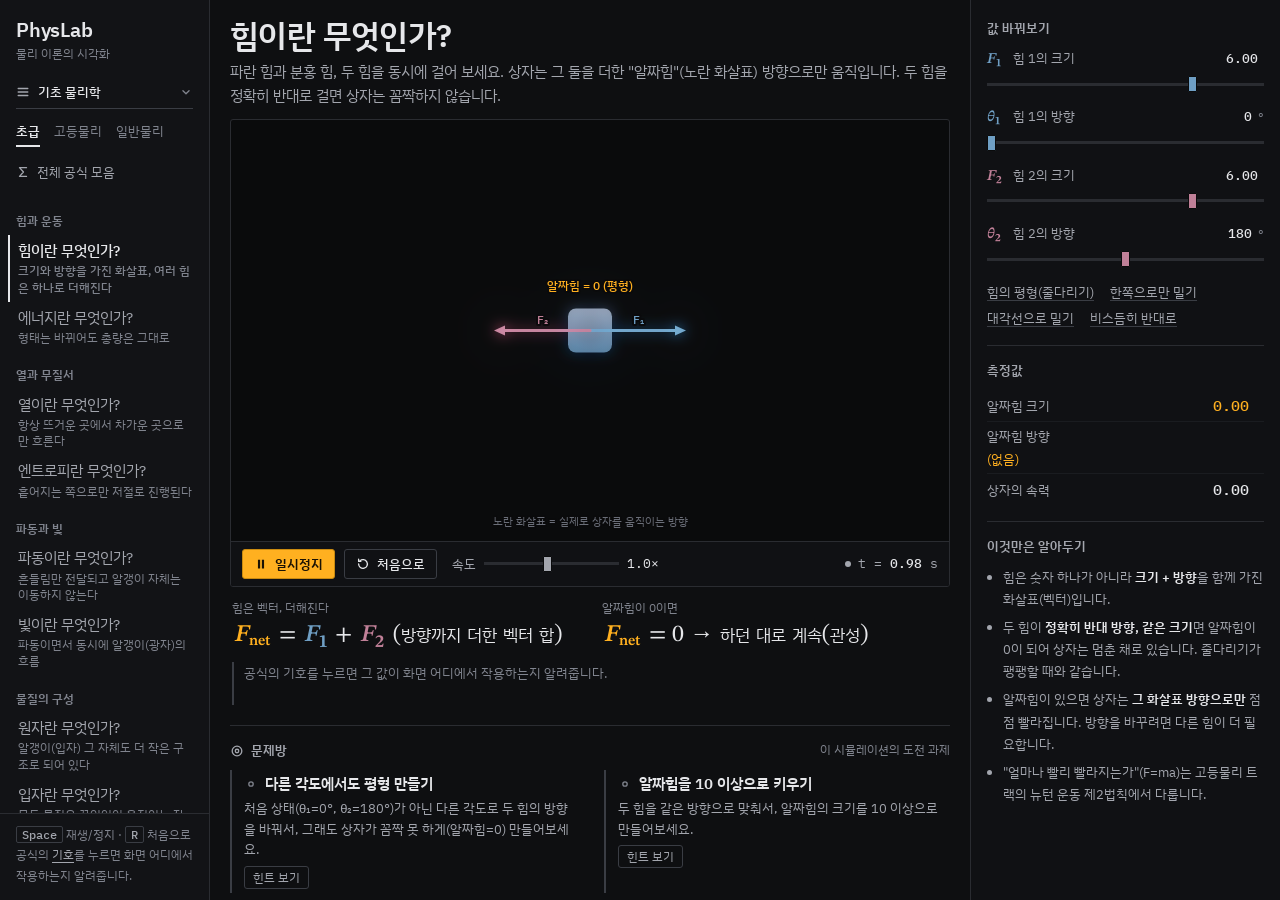
<file: index.html>
<!DOCTYPE html>
<html lang="ko">
<head>
<meta charset="utf-8">
<meta name="viewport" content="width=device-width, initial-scale=1">
<title>PhysLab · 물리 이론의 시각화</title>
<meta name="description" content="힘과 운동부터 양자역학, 궤도역학, 선박·기계 공학까지 물리 이론 84가지를 슬라이더로 직접 움직여 보는 시뮬레이터. 공식의 기호를 누르면 화면에서 그 값이 어디에 작용하는지 보여 줍니다.">
<link rel="icon" href="img/favicon.svg" type="image/svg+xml">
<!-- 공유 미리보기 — og:image 는 절대 주소여야 메신저·SNS 가 읽는다 (원본: tools/og-image.html) -->
<meta property="og:type" content="website">
<meta property="og:site_name" content="PhysLab">
<meta property="og:url" content="https://phys-simulator-shs.vercel.app/">
<meta property="og:title" content="PhysLab · 물리 이론의 시각화">
<meta property="og:description" content="물리 이론 84가지를 슬라이더로 직접 움직여 보는 시뮬레이터. 기초 물리부터 고등 물리, 항공우주·선박·기계 공학까지.">
<meta property="og:image" content="https://phys-simulator-shs.vercel.app/img/og.png">
<meta property="og:image:width" content="1200">
<meta property="og:image:height" content="630">
<meta property="og:image:alt" content="PhysLab 로고와, 포물선을 그리며 날아가는 공과 속도 성분 화살표">
<meta property="og:locale" content="ko_KR">
<meta name="twitter:card" content="summary_large_image">
<link rel="preconnect" href="https://fonts.gstatic.com" crossorigin>
<!-- 한글 UI: IBM Plex Sans KR · 숫자: IBM Plex Mono · 수식: STIX Two Text -->
<link href="https://fonts.googleapis.com/css2?family=IBM+Plex+Mono:wght@400;500&family=IBM+Plex+Sans+KR:wght@400;500;600&family=STIX+Two+Text:ital,wght@0,400;0,600;1,400;1,600&display=swap" rel="stylesheet">
<link rel="stylesheet" href="css/style.css?v=eeceb830">
<link rel="stylesheet" href="css/motion.css?v=567593f3">
<script>
/* 모션 단계 — 기본은 c(여운). 비교용으로 ?motion=off|a|b 를 붙이면 그 단계로 본다 (css/motion.css 참고) */
(function () {
  var m = (new URLSearchParams(location.search).get('motion') || 'c').toLowerCase();
  var on = { a: ['m-a'], b: ['m-a', 'm-b'], c: ['m-a', 'm-b', 'm-c'] }[m];
  if (!on) return;
  var d = document.documentElement;
  on.concat('first-load').forEach(function (c) { d.classList.add(c); });
  addEventListener('load', function () { setTimeout(function () { d.classList.remove('first-load'); }, 900); });
})();
</script>
</head>
<body>

<aside id="nav" aria-label="시뮬레이션 목록">
  <div class="brand">
    <h1>PhysLab</h1>
    <p>물리 이론의 시각화</p>
  </div>
  <button id="btnGroupMenu" class="group-menu-btn" title="분야 선택">
    <span class="gm-ico"><svg class="i" viewBox="0 0 16 16" aria-hidden="true" focusable="false"><path d="M2.5 4h11M2.5 8h11M2.5 12h11"/></svg></span><span id="groupLabel">기초 과정</span><span class="gm-caret"><svg class="i" viewBox="0 0 16 16" aria-hidden="true" focusable="false"><path d="M4.5 6.5 8 10l3.5-3.5"/></svg></span>
  </button>
  <div class="modes" role="group" aria-label="과정">
    <button class="mode on" data-mode="concept" data-group="core" title="초급 과정 (공식 없이 감 잡기)">초급</button>
    <button class="mode" data-mode="basic" data-group="core" title="고등물리 (물리학Ⅰ)">고등물리</button>
    <button class="mode" data-mode="general" data-group="core" title="일반물리 (역학 · 유체 · 열 · 전자기 · 파동 · 상대성)">일반물리</button>
    <button class="mode" data-mode="exp" data-group="modern" title="유명한 실험 (이론이 실제로 어떻게 증명됐는지)">실험실</button>
    <button class="mode" data-mode="quantum" data-group="modern" title="양자역학 (미시세계)">양자역학</button>
    <button class="mode" data-mode="astro" data-group="modern" title="천문학 (별빛 읽기 · 별의 일생 · 우주의 크기 · 외계행성)">천문학</button>
    <button class="mode" data-mode="aero" data-group="applied" title="항공우주공학 (비행역학 · 궤도역학 · 로켓 추진 · 재진입)">항공우주</button>
    <button class="mode" data-mode="marine" data-group="applied" title="선박공학, 자율운항시스템공학 (저항·추진 · 복원성 · 내항성 · 운항 제어)">선박</button>
    <button class="mode" data-mode="mech" data-group="applied" title="기계공학 (고체역학 · 파괴역학 · 열공학 · 진동공학)">기계</button>
    <button class="mode" data-mode="adv" data-group="applied" title="공학응용 (분야 공통 계측·신호)">공학응용</button>
  </div>
  <button id="btnFormulaIndex" class="formula-index-btn" title="등록된 모든 시뮬레이션의 공식을 트랙별로 모아봅니다"><svg class="i" viewBox="0 0 16 16" aria-hidden="true" focusable="false"><path d="M12 3H4l4.5 5L4 13h8"/></svg><span class="fi-text">전체 공식 모음</span></button>
  <nav id="simlist" aria-label="이 과정의 시뮬레이션"></nav>
  <footer class="nav-foot">
    <p><b>Space</b> 재생/정지 · <b>R</b> 처음으로</p>
    <p>공식의 <span class="mini-term">기호</span>를 누르면 화면 어디에서 작용하는지 알려줍니다.</p>
  </footer>
</aside>

<main id="main">
  <header id="head">
    <div>
      <span id="simCat"></span>
      <h2 id="simTitle"></h2>
      <p id="simTag"></p>
    </div>
  </header>

  <section class="stage">
    <div class="cv-wrap">
      <canvas id="cv" role="img" aria-label="시뮬레이션 화면"></canvas>
      <!-- 형광 잔광 층: 화면의 빛 번짐. 원본(#cv)은 선명하게 두고 이 층만 시간에 따라 서서히 사라진다 -->
      <canvas id="cvHalo" aria-hidden="true"></canvas>
      <canvas id="cvGlow" aria-hidden="true"></canvas>
      <!-- 글자 층: D.text · D.tag 는 빛 번짐 위에 따로 그려 늘 선명하다 -->
      <canvas id="cvText" aria-hidden="true"></canvas>
    </div>
    <div class="stage-bar">
      <button id="btnPlay" class="btn primary" aria-keyshortcuts="Space"><span class="ico"><svg class="i" viewBox="0 0 16 16" aria-hidden="true" focusable="false"><path class="f" d="M5 3.2v9.6L12.6 8z"/></svg></span><span id="playLabel" class="btn-text">재생</span></button>
      <button id="btnReset" class="btn" aria-keyshortcuts="R"><span class="ico"><svg class="i" viewBox="0 0 16 16" aria-hidden="true" focusable="false"><path d="M3 8a5 5 0 1 0 1.5-3.6"/><path d="M3 2.5v2.5h2.5"/></svg></span><span class="btn-text">처음으로</span></button>
      <label class="speed">
        <span class="speed-word">속도</span> <input type="range" id="speed" min="0.1" max="2" step="0.1" value="1">
        <b id="speedVal">1.0×</b>
      </label>
      <div class="clock"><span class="run-led" aria-hidden="true"></span>t = <b id="clock">0.00</b> s</div>
    </div>
  </section>

  <!-- 공식 — 무대 바로 아래에 가로로. 기호를 가리키거나 누르면 아래 줄에 그 기호가 화면 어디에서 작용하는지 -->
  <section id="cardFormula" class="formula-bar" aria-label="공식">
    <div id="formulas"></div>
    <div id="termInfo" class="term-info" aria-live="polite"></div>
  </section>

  <section id="graphs"></section>

  <section id="questRoom" class="quest-room hidden" aria-labelledby="questTitle">
    <div class="quest-head"><span class="quest-icon"><svg class="i" viewBox="0 0 16 16" aria-hidden="true" focusable="false"><circle cx="8" cy="8" r="5.5"/><circle cx="8" cy="8" r="2"/></svg></span><h3 id="questTitle">문제방</h3><span class="quest-sub">이 시뮬레이션의 도전 과제</span></div>
    <div id="challenges" class="quest-list"></div>
  </section>
</main>

<aside id="panel">
  <section class="card" id="cardControls">
    <h3>값 바꿔보기</h3>
    <div id="controls"></div>
    <div id="presets" class="presets"></div>
  </section>

  <section class="card" id="cardReadouts">
    <h3>측정값</h3>
    <table id="readouts" class="readouts" aria-live="off"><tbody></tbody></table>
  </section>

  <section class="card" id="cardNotes">
    <h3>이것만은 알아두기</h3>
    <ul id="notes"></ul>
  </section>
</aside>

<div id="groupModal" class="modal-overlay hidden">
  <div class="modal modal-sm" role="dialog" aria-modal="true" aria-labelledby="groupModalTitle">
    <div class="modal-head">
      <h2 id="groupModalTitle">분야 선택</h2>
      <button id="btnCloseGroups" class="modal-close" title="닫기 (Esc)" aria-label="닫기"><svg class="i" viewBox="0 0 16 16" aria-hidden="true" focusable="false"><path d="M4 4l8 8M12 4l-8 8"/></svg></button>
    </div>
    <div class="modal-body" id="groupList"></div>
  </div>
</div>

<div id="formulaModal" class="modal-overlay hidden">
  <div class="modal" role="dialog" aria-modal="true" aria-labelledby="formulaModalTitle">
    <div class="modal-head">
      <h2 id="formulaModalTitle"><svg class="i" viewBox="0 0 16 16" aria-hidden="true" focusable="false"><path d="M12 3H4l4.5 5L4 13h8"/></svg>전체 공식 모음</h2>
      <input type="search" id="formulaSearch" placeholder="공식 이름, 시뮬레이션 이름으로 검색…" autocomplete="off" aria-label="공식 검색">
      <button id="btnCloseFormulas" class="modal-close" title="닫기 (Esc)" aria-label="닫기"><svg class="i" viewBox="0 0 16 16" aria-hidden="true" focusable="false"><path d="M4 4l8 8M12 4l-8 8"/></svg></button>
    </div>
    <div id="formulaListWrap" class="modal-body"></div>
  </div>
</div>

<!-- 화면 읽기 프로그램용 알림 (과제 달성 등) -->
<div id="announcer" class="sr-only" aria-live="polite"></div>

<script src="js/core.js?v=49b247cd"></script>
<!-- 시뮬레이션 색인 — 목록·공식 모음용. 본체(js/sims/**)는 열 때 불러온다 (core.js PS.load, tools/build.js) -->
<script src="js/catalog.js?v=56be3639"></script>
<script src="js/typeset.js?v=7cf413bf"></script>
<script src="js/app.js?v=fa3fa6d0"></script>
</body>
</html>
</file>
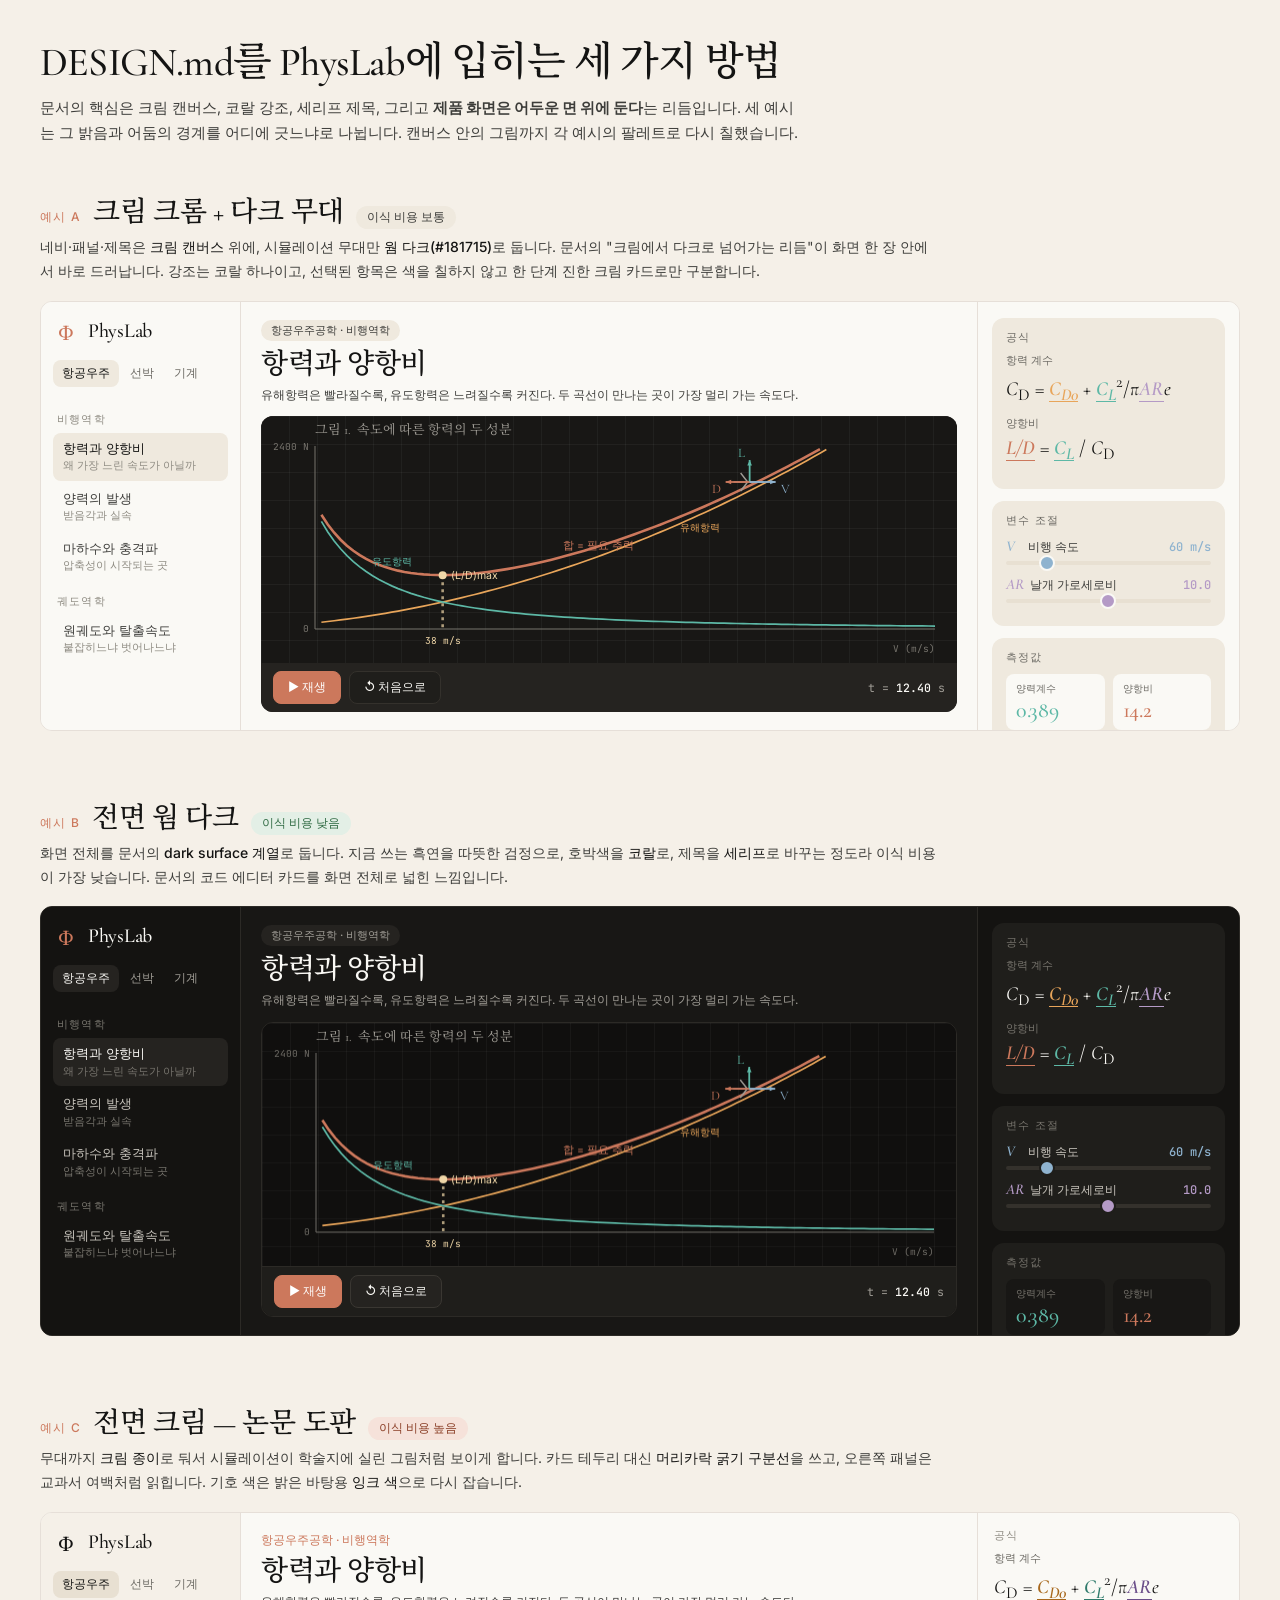
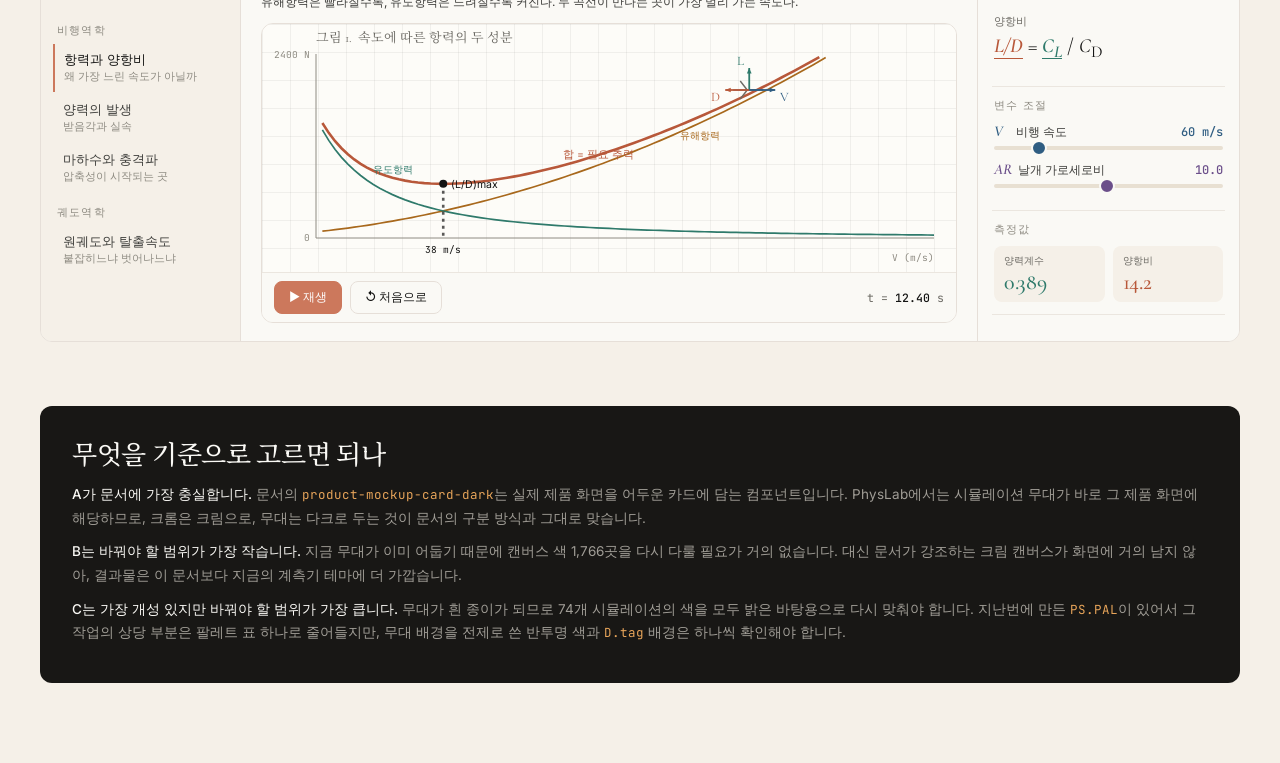
<file: tools/design-examples.html>
<!DOCTYPE html>
<html lang="ko">
<head>
<meta charset="utf-8">
<meta name="viewport" content="width=device-width,initial-scale=1">
<title>PhysLab — DESIGN.md 적용 예시</title>
<link rel="preconnect" href="https://fonts.gstatic.com" crossorigin>
<link href="https://fonts.googleapis.com/css2?family=Cormorant+Garamond:wght@500;600&family=Inter:wght@400;500&family=JetBrains+Mono:wght@400;500&family=Noto+Serif+KR:wght@500;600&display=swap" rel="stylesheet">
<style>
/* DESIGN.md 토큰 — 문서의 colors / rounded 를 그대로 옮겼다 */
:root{
  --primary:#cc785c; --primary-active:#a9583e;
  --ink:#141413; --body:#3d3d3a; --body-strong:#252523; --muted:#6c6a64; --muted-soft:#8e8b82;
  --hairline:#e6dfd8; --hairline-soft:#ebe6df;
  --canvas:#faf9f5; --surface-soft:#f5f0e8; --surface-card:#efe9de; --surface-cream-strong:#e8e0d2;
  --surface-dark:#181715; --surface-dark-elevated:#252320; --surface-dark-soft:#1f1e1b;
  --on-dark:#faf9f5; --on-dark-soft:#a09d96;
  --accent-teal:#5db8a6; --accent-amber:#e8a55a;
  --r-sm:6px; --r-md:8px; --r-lg:12px; --r-xl:16px;
  /* Copernicus·StyreneB는 라이선스 글꼴 → 문서의 대체 지침대로. 한글은 Noto Serif KR / Pretendard 로 받는다 */
  --display:"Cormorant Garamond","Noto Serif KR",Georgia,serif;
  --sans:"Inter","Pretendard","Noto Sans KR","Malgun Gothic",sans-serif;
  --mono:"JetBrains Mono",Consolas,monospace;
}
*{box-sizing:border-box}
body{margin:0;background:var(--surface-soft);color:var(--ink);font-family:var(--sans);padding:40px 24px 80px}
.pg{max-width:1200px;margin:0 auto}
.pg-head{margin-bottom:44px}
.pg-head h1{font-family:var(--display);font-weight:500;font-size:40px;letter-spacing:-.8px;line-height:1.1;margin:0 0 12px}
.pg-head p{margin:0;font-size:14.5px;color:var(--body);line-height:1.7;max-width:760px}
.block{margin-bottom:64px}
.blk-top{display:flex;align-items:baseline;gap:12px;margin-bottom:6px;flex-wrap:wrap}
.blk-n{font-size:12px;font-weight:500;color:var(--primary);letter-spacing:1.2px}
.blk-top h2{font-family:var(--display);font-weight:500;font-size:28px;letter-spacing:-.3px;margin:0}
.cost{font-size:12px;font-weight:500;padding:3px 11px;border-radius:999px;background:var(--surface-card);color:var(--body)}
.cost.lo{background:#e3efe6;color:#2f6a43}.cost.hi{background:#f6e2da;color:#8a3e26}
.blk-note{font-size:14px;color:var(--body);line-height:1.7;margin:0 0 18px;max-width:900px}
.blk-note b{color:var(--ink);font-weight:500}

/* ── 공통 셸 골격 ── */
.shell{display:grid;grid-template-columns:200px minmax(0,1fr) 262px;height:430px;overflow:hidden;font-size:13px;border-radius:var(--r-lg)}
.nav{display:flex;flex-direction:column;overflow:hidden;padding:16px 12px}
.brand{display:flex;gap:9px;align-items:center;margin-bottom:16px}
.mark{width:26px;height:26px;flex:none;display:grid;place-items:center;font-family:var(--display);font-size:19px;font-weight:600}
.brand b{font-family:var(--display);font-size:20px;font-weight:500;letter-spacing:-.3px}
.tabs{display:flex;gap:2px;margin-bottom:14px}
.tab{font-size:11.5px;font-weight:500;padding:6px 9px;border-radius:var(--r-md)}
.cat{font-size:10.5px;font-weight:500;letter-spacing:1.2px;margin:12px 4px 6px}
.item{padding:8px 10px;border-radius:var(--r-md);font-size:12.5px;line-height:1.3;margin-bottom:2px}
.item small{display:block;font-size:10.5px;margin-top:2px}
.main{display:flex;flex-direction:column;min-width:0;padding:18px 20px;overflow:hidden}
.pill{display:inline-block;font-size:11px;font-weight:500;padding:3px 10px;border-radius:999px;margin-bottom:8px}
.main h3{font-family:var(--display);font-weight:500;font-size:28px;letter-spacing:-.5px;line-height:1.1;margin:0}
.lede{font-size:12px;line-height:1.55;margin:6px 0 0}
.stage{flex:1;min-height:0;margin-top:12px;border-radius:var(--r-lg);overflow:hidden;display:flex;flex-direction:column}
.stage canvas{flex:1;min-height:0;width:100%;display:block}
.bar{display:flex;align-items:center;gap:8px;padding:8px 12px}
.btn{font-size:12px;font-weight:500;padding:7px 14px;border-radius:var(--r-md)}
.clock{margin-left:auto;font-family:var(--mono);font-size:11.5px}
.panel{overflow:hidden;padding:16px 14px;display:flex;flex-direction:column;gap:12px}
.card{padding:13px 14px;border-radius:var(--r-lg)}
.card h4{margin:0 0 9px;font-size:10.5px;font-weight:500;letter-spacing:1.2px}
.fx{margin-bottom:9px}
.fname{font-size:10.5px;margin-bottom:2px}
.fbody{font-family:var(--display);font-size:20px;line-height:1.5}
.fbody i{font-style:italic}
.term{font-weight:600;font-style:italic;border-bottom:1.5px solid currentColor}
.ctrl{margin-bottom:10px}
.ctop{display:flex;align-items:baseline;gap:6px;font-size:11.5px;margin-bottom:6px}
.csym{font-family:var(--display);font-style:italic;font-weight:600;font-size:15px;min-width:16px}
.clab{flex:1}
.cval{font-family:var(--mono);font-size:12px;font-weight:500}
.track{height:4px;border-radius:999px;position:relative}
.thumb{position:absolute;top:-6px;width:16px;height:16px;border-radius:50%}
.ro{display:grid;grid-template-columns:1fr 1fr;gap:8px}
.rb{padding:8px 10px;border-radius:var(--r-md)}
.rl{font-size:10px;margin-bottom:2px}
.rv{font-family:var(--display);font-size:22px;font-weight:500;letter-spacing:-.3px;line-height:1.1}

/* ── A. 크림 크롬 + 다크 무대 ── */
.A{background:var(--canvas);border:1px solid var(--hairline)}
.A .nav{background:var(--canvas);border-right:1px solid var(--hairline)}
.A .mark{color:var(--primary)}
.A .tab{color:var(--muted)} .A .tab.on{background:var(--surface-card);color:var(--ink)}
.A .cat{color:var(--muted-soft)}
.A .item{color:var(--body)} .A .item small{color:var(--muted-soft)}
.A .item.on{background:var(--surface-card);color:var(--ink)}
.A .pill{background:var(--surface-card);color:var(--body)}
.A .lede{color:var(--body)}
.A .stage{background:var(--surface-dark)}
.A .bar{background:var(--surface-dark-elevated)}
.A .btn{background:var(--surface-dark-soft);color:var(--on-dark);border:1px solid #34312c}
.A .btn.pri{background:var(--primary);color:#fff;border-color:var(--primary)}
.A .clock{color:var(--on-dark-soft)} .A .clock b{color:var(--on-dark);font-weight:500}
.A .panel{background:var(--canvas);border-left:1px solid var(--hairline)}
.A .card{background:var(--surface-card)}
.A .card h4{color:var(--muted)}
.A .fname,.A .rl{color:var(--muted)} .A .clab{color:var(--body)}
.A .track{background:var(--surface-cream-strong)} .A .thumb{border:2px solid var(--canvas)}
.A .rb{background:var(--canvas)}

/* ── B. 전면 웜 다크 ── */
.B{background:var(--surface-dark);color:var(--on-dark);border:1px solid #2c2a26}
.B .nav{background:#141311;border-right:1px solid #2c2a26}
.B .mark{color:var(--primary)}
.B .tab{color:var(--on-dark-soft)} .B .tab.on{background:var(--surface-dark-elevated);color:var(--on-dark)}
.B .cat{color:#77746d}
.B .item{color:#c9c5bd} .B .item small{color:#77746d}
.B .item.on{background:var(--surface-dark-elevated);color:var(--on-dark)}
.B .pill{background:var(--surface-dark-elevated);color:var(--on-dark-soft)}
.B .lede{color:var(--on-dark-soft)}
.B .stage{background:#100f0e;border:1px solid #2c2a26}
.B .bar{background:var(--surface-dark-soft);border-top:1px solid #2c2a26}
.B .btn{background:var(--surface-dark-elevated);color:var(--on-dark);border:1px solid #3a3732}
.B .btn.pri{background:var(--primary);color:#fff;border-color:var(--primary)}
.B .clock{color:var(--on-dark-soft)} .B .clock b{color:var(--on-dark);font-weight:500}
.B .panel{background:#141311;border-left:1px solid #2c2a26}
.B .card{background:var(--surface-dark-soft)}
.B .card h4{color:#77746d}
.B .fname,.B .rl{color:#77746d} .B .clab{color:#c9c5bd}
.B .track{background:#34312c} .B .thumb{border:2px solid var(--surface-dark-soft)}
.B .rb{background:var(--surface-dark)}

/* ── C. 전면 크림 (논문 도판) ── */
.C{background:var(--canvas);border:1px solid var(--hairline)}
.C .nav{background:var(--surface-soft);border-right:1px solid var(--hairline)}
.C .mark{color:var(--ink)}
.C .tab{color:var(--muted)} .C .tab.on{background:var(--surface-cream-strong);color:var(--ink)}
.C .cat{color:var(--muted-soft)}
.C .item{color:var(--body)} .C .item small{color:var(--muted-soft)}
.C .item.on{color:var(--ink);background:transparent;border-left:2px solid var(--primary);border-radius:0;padding-left:9px}
.C .pill{background:transparent;color:var(--primary);padding:0;font-size:11.5px}
.C .lede{color:var(--body)}
.C .stage{background:#fdfcf8;border:1px solid var(--hairline)}
.C .bar{background:var(--canvas);border-top:1px solid var(--hairline-soft)}
.C .btn{background:var(--canvas);color:var(--ink);border:1px solid var(--hairline)}
.C .btn.pri{background:var(--primary);color:#fff;border-color:var(--primary)}
.C .clock{color:var(--muted)} .C .clock b{color:var(--ink);font-weight:500}
.C .panel{background:var(--canvas);border-left:1px solid var(--hairline)}
.C .card{background:transparent;padding:0 2px 12px;border-radius:0;border-bottom:1px solid var(--hairline-soft)}
.C .card h4{color:var(--muted-soft)}
.C .fname,.C .rl{color:var(--muted)} .C .clab{color:var(--body)}
.C .track{background:var(--surface-cream-strong)} .C .thumb{border:2px solid var(--canvas)}
.C .rb{background:var(--surface-soft)}

.legend{margin-top:56px;padding:28px 32px;background:var(--surface-dark);color:var(--on-dark);border-radius:var(--r-lg)}
.legend h2{font-family:var(--display);font-weight:500;font-size:26px;letter-spacing:-.3px;margin:0 0 12px}
.legend p{margin:0 0 10px;font-size:13.5px;line-height:1.75;color:var(--on-dark-soft)}
.legend b{color:var(--on-dark);font-weight:500}
.legend code{font-family:var(--mono);font-size:12.5px;color:var(--accent-amber)}
</style>
</head>
<body>
<div class="pg">

<div class="pg-head">
  <h1>DESIGN.md를 PhysLab에 입히는 세 가지 방법</h1>
  <p>문서의 핵심은 크림 캔버스, 코랄 강조, 세리프 제목, 그리고 <b>제품 화면은 어두운 면 위에 둔다</b>는 리듬입니다.
     세 예시는 그 밝음과 어둠의 경계를 어디에 긋느냐로 나뉩니다. 캔버스 안의 그림까지 각 예시의 팔레트로 다시 칠했습니다.</p>
</div>

<div id="out"></div>

<div class="legend">
  <h2>무엇을 기준으로 고르면 되나</h2>
  <p><b>A가 문서에 가장 충실합니다.</b> 문서의 <code>product-mockup-card-dark</code>는 실제 제품 화면을 어두운 카드에 담는 컴포넌트입니다.
     PhysLab에서는 시뮬레이션 무대가 바로 그 제품 화면에 해당하므로, 크롬은 크림으로, 무대는 다크로 두는 것이 문서의 구분 방식과 그대로 맞습니다.</p>
  <p><b>B는 바꿔야 할 범위가 가장 작습니다.</b> 지금 무대가 이미 어둡기 때문에 캔버스 색 1,766곳을 다시 다룰 필요가 거의 없습니다.
     대신 문서가 강조하는 크림 캔버스가 화면에 거의 남지 않아, 결과물은 이 문서보다 지금의 계측기 테마에 더 가깝습니다.</p>
  <p><b>C는 가장 개성 있지만 바꿔야 할 범위가 가장 큽니다.</b> 무대가 흰 종이가 되므로 74개 시뮬레이션의 색을 모두 밝은 바탕용으로 다시 맞춰야 합니다.
     지난번에 만든 <code>PS.PAL</code>이 있어서 그 작업의 상당 부분은 팔레트 표 하나로 줄어들지만,
     무대 배경을 전제로 쓴 반투명 색과 <code>D.tag</code> 배경은 하나씩 확인해야 합니다.</p>
</div>

</div>

<script>
const EX = [
  { cls: 'A', n: '예시 A', name: '크림 크롬 + 다크 무대', cost: ['보통', ''],
    note: '네비·패널·제목은 <b>크림 캔버스</b> 위에, 시뮬레이션 무대만 <b>웜 다크(#181715)</b>로 둡니다. 문서의 "크림에서 다크로 넘어가는 리듬"이 화면 한 장 안에서 바로 드러납니다. 강조는 코랄 하나이고, 선택된 항목은 색을 칠하지 않고 한 단계 진한 크림 카드로만 구분합니다.',
    pal: { stage: '#181715', grid: 'rgba(250,249,245,.045)', ink2: '#a09d96', ink3: '#77746d', glow: false,
           sym: ['#8fb3cf', '#b49ac6', '#e8a55a', '#5db8a6', '#cc785c', '#f0d7a8'] } },
  { cls: 'B', n: '예시 B', name: '전면 웜 다크', cost: ['낮음', 'lo'],
    note: '화면 전체를 문서의 <b>dark surface 계열</b>로 둡니다. 지금 쓰는 흑연을 따뜻한 검정으로, 호박색을 <b>코랄</b>로, 제목을 <b>세리프</b>로 바꾸는 정도라 이식 비용이 가장 낮습니다. 문서의 코드 에디터 카드를 화면 전체로 넓힌 느낌입니다.',
    pal: { stage: '#100f0e', grid: 'rgba(250,249,245,.04)', ink2: '#a09d96', ink3: '#6f6c66', glow: false,
           sym: ['#8fb3cf', '#b49ac6', '#e8a55a', '#5db8a6', '#cc785c', '#f0d7a8'] } },
  { cls: 'C', n: '예시 C', name: '전면 크림 — 논문 도판', cost: ['높음', 'hi'],
    note: '무대까지 <b>크림 종이</b>로 둬서 시뮬레이션이 학술지에 실린 그림처럼 보이게 합니다. 카드 테두리 대신 <b>머리카락 굵기 구분선</b>을 쓰고, 오른쪽 패널은 교과서 여백처럼 읽힙니다. 기호 색은 밝은 바탕용 <b>잉크 색</b>으로 다시 잡습니다.',
    pal: { stage: '#fdfcf8', grid: 'rgba(20,20,19,.055)', ink2: '#6c6a64', ink3: '#8e8b82', glow: false,
           sym: ['#2f5d82', '#6b4f8a', '#a8681c', '#2f7a6b', '#b8583a', '#141413'] } }
];

const SHELL = `
<div class="nav">
  <div class="brand"><div class="mark">&Phi;</div><b>PhysLab</b></div>
  <div class="tabs"><span class="tab on">항공우주</span><span class="tab">선박</span><span class="tab">기계</span></div>
  <div class="cat">비행역학</div>
  <div class="item on">항력과 양항비<small>왜 가장 느린 속도가 아닐까</small></div>
  <div class="item">양력의 발생<small>받음각과 실속</small></div>
  <div class="item">마하수와 충격파<small>압축성이 시작되는 곳</small></div>
  <div class="cat">궤도역학</div>
  <div class="item">원궤도와 탈출속도<small>붙잡히느냐 벗어나느냐</small></div>
</div>
<div class="main">
  <div><span class="pill">항공우주공학 · 비행역학</span>
    <h3>항력과 양항비</h3>
    <p class="lede">유해항력은 빨라질수록, 유도항력은 느려질수록 커진다. 두 곡선이 만나는 곳이 가장 멀리 가는 속도다.</p></div>
  <div class="stage"><canvas></canvas>
    <div class="bar"><span class="btn pri">&#9654; 재생</span><span class="btn">&#8634; 처음으로</span>
      <span class="clock">t = <b>12.40</b> s</span></div></div>
</div>
<div class="panel">
  <div class="card"><h4>공식</h4>
    <div class="fx"><div class="fname">항력 계수</div>
      <div class="fbody"><i>C</i><sub>D</sub> = <span class="term" style="color:SYM2">C<sub>D0</sub></span> + <span class="term" style="color:SYM3">C<sub>L</sub></span><sup>2</sup>/<i>&pi;</i><span class="term" style="color:SYM1">AR</span><i>e</i></div></div>
    <div class="fx"><div class="fname">양항비</div>
      <div class="fbody"><span class="term" style="color:SYM4">L/D</span> = <span class="term" style="color:SYM3">C<sub>L</sub></span> / <i>C</i><sub>D</sub></div></div>
  </div>
  <div class="card"><h4>변수 조절</h4>
    <div class="ctrl"><div class="ctop"><span class="csym" style="color:SYM0">V</span><span class="clab">비행 속도</span><span class="cval" style="color:SYM0">60 m/s</span></div>
      <div class="track"><div class="thumb" style="background:SYM0;left:16%"></div></div></div>
    <div class="ctrl"><div class="ctop"><span class="csym" style="color:SYM1">AR</span><span class="clab">날개 가로세로비</span><span class="cval" style="color:SYM1">10.0</span></div>
      <div class="track"><div class="thumb" style="background:SYM1;left:46%"></div></div></div>
  </div>
  <div class="card"><h4>측정값</h4>
    <div class="ro"><div class="rb"><div class="rl">양력계수</div><div class="rv" style="color:SYM3">0.389</div></div>
      <div class="rb"><div class="rl">양항비</div><div class="rv" style="color:SYM4">14.2</div></div></div>
  </div>
</div>`;

const out = document.getElementById('out'), stages = [];
EX.forEach(t => {
  let html = SHELL;
  t.pal.sym.forEach((c, k) => { html = html.split('SYM' + k).join(c); });
  const b = document.createElement('div'); b.className = 'block';
  b.innerHTML = `<div class="blk-top"><span class="blk-n">${t.n}</span><h2>${t.name}</h2>
      <span class="cost ${t.cost[1]}">이식 비용 ${t.cost[0]}</span></div>
    <p class="blk-note">${t.note}</p><div class="shell ${t.cls}">${html}</div>`;
  out.appendChild(b);
  stages.push([b.querySelector('canvas'), t.pal]);
});

/* 레이아웃·웹폰트가 자리 잡은 뒤에 그려야 비트맵이 늘어나지 않는다 */
const redraw = () => stages.forEach(([cv, p]) => drawStage(cv, p));
requestAnimationFrame(() => requestAnimationFrame(redraw));
addEventListener('resize', redraw);
if (document.fonts) document.fonts.ready.then(redraw);

function drawStage(cv, P) {
  const dpr = devicePixelRatio || 1, r = cv.getBoundingClientRect();
  const w = Math.round(r.width), h = Math.round(r.height);
  if (w < 40 || h < 40) return;
  cv.width = Math.round(w * dpr); cv.height = Math.round(h * dpr);
  const c = cv.getContext('2d'); c.setTransform(dpr, 0, 0, dpr, 0, 0);
  const SF = '"Inter","Pretendard","Malgun Gothic",sans-serif', DF = '"Cormorant Garamond","Noto Serif KR",serif', MF = '"JetBrains Mono",monospace';

  c.fillStyle = P.stage; c.fillRect(0, 0, w, h);
  c.strokeStyle = P.grid; c.lineWidth = 1;
  for (let x = 0; x < w; x += 28) { c.beginPath(); c.moveTo(x + .5, 0); c.lineTo(x + .5, h); c.stroke(); }
  for (let y = 0; y < h; y += 28) { c.beginPath(); c.moveTo(0, y + .5); c.lineTo(w, y + .5); c.stroke(); }

  const L = 54, R = w - 22, T = 30, B = h - 34, pw = R - L, ph = B - T;
  c.strokeStyle = P.ink3; c.lineWidth = 1;
  c.beginPath(); c.moveTo(L, T); c.lineTo(L, B); c.lineTo(R, B); c.stroke();

  /* W/S=700 N/m², S=16 m², AR=10, e=0.8, C_D0=0.025 → (L/D)max 는 38 m/s 부근 */
  const VLO = 18, VHI = 115, DMAX = 2400, W = 700 * 16;
  const X = v => L + (v - VLO) / (VHI - VLO) * pw, Y = d => B - d / DMAX * ph;
  const para = v => .5 * 1.225 * v * v * .025 * 16;
  const indu = v => 2 * W * W / (1.225 * v * v * 16 * Math.PI * 10 * .8);
  const curve = (f, col, lw) => {
    c.strokeStyle = col; c.lineWidth = lw; c.beginPath(); let open = false;
    for (let v = VLO + 1; v <= VHI; v++) {
      const y = Y(f(v));
      if (y < T || y > B) { if (open) { c.stroke(); c.beginPath(); open = false; } continue; }
      if (open) c.lineTo(X(v), y); else { c.moveTo(X(v), y); open = true; }
    }
    if (open) c.stroke();
  };
  curve(para, P.sym[2], 1.7);
  curve(indu, P.sym[3], 1.7);
  curve(v => para(v) + indu(v), P.sym[4], 2.6);

  const best = Math.pow(4 * W * W / (1.225 * 1.225 * .025 * 256 * Math.PI * 10 * .8), .25);
  const bx = X(best), by = Y(para(best) + indu(best));
  c.setLineDash([3, 4]); c.strokeStyle = P.sym[5]; c.globalAlpha = .7;
  c.beginPath(); c.moveTo(bx, by); c.lineTo(bx, B); c.stroke(); c.setLineDash([]); c.globalAlpha = 1;
  c.fillStyle = P.sym[5]; c.beginPath(); c.arc(bx, by, 4, 0, 7); c.fill();

  const txt = (s, x, y, col, size, f, al) => {
    c.fillStyle = col; c.font = (size || 10) + 'px ' + (f || SF); c.textAlign = al || 'left'; c.fillText(s, x, y);
  };
  txt('그림 1.  속도에 따른 항력의 두 성분', L, T - 12, P.ink2, 13, DF);
  txt('유해항력', X(74) + 7, Y(para(74)) + 4, P.sym[2], 10);
  txt('유도항력', X(26) + 6, Y(indu(26)) - 7, P.sym[3], 10);
  txt('합 = 필요 추력', X(56) + 5, Y(para(56) + indu(56)) - 9, P.sym[4], 10.5);
  txt('(L/D)max', bx + 8, by + 4, P.sym[5], 10.5);
  txt('V (m/s)', R, h - 11, P.ink3, 9.5, MF, 'right');
  txt(DMAX + ' N', L - 6, T + 4, P.ink3, 9.5, MF, 'right');
  txt('0', L - 6, B + 3, P.ink3, 9.5, MF, 'right');
  txt(Math.round(best) + ' m/s', bx, B + 15, P.sym[5], 9.5, MF, 'center');

  /* 기체와 힘 화살표 — 기호 색이 화면 어디에 작용하는지 */
  c.save(); c.translate(X(86), T + 36);
  c.strokeStyle = P.ink2; c.lineWidth = 1.4;
  c.beginPath(); c.moveTo(-16, 0); c.lineTo(14, 0); c.moveTo(-2, 0); c.lineTo(-9, -9); c.moveTo(-2, 0); c.lineTo(-9, 9); c.stroke();
  const arr = (dx, dy, col, lab) => {
    c.strokeStyle = col; c.fillStyle = col; c.lineWidth = 1.8;
    c.beginPath(); c.moveTo(0, 0); c.lineTo(dx, dy); c.stroke();
    const a = Math.atan2(dy, dx);
    c.beginPath(); c.moveTo(dx, dy);
    c.lineTo(dx - 6 * Math.cos(a - .4), dy - 6 * Math.sin(a - .4));
    c.lineTo(dx - 6 * Math.cos(a + .4), dy - 6 * Math.sin(a + .4)); c.closePath(); c.fill();
    txt(lab, dx + (dx > 0 ? 5 : -5), dy + (dy < 0 ? -3 : 11), col, 13, DF, dx > 0 ? 'left' : 'right');
  };
  arr(0, -22, P.sym[3], 'L'); arr(-24, 0, P.sym[4], 'D'); arr(26, 0, P.sym[0], 'V');
  c.restore();
}
</script>
</body>
</html>
</file>
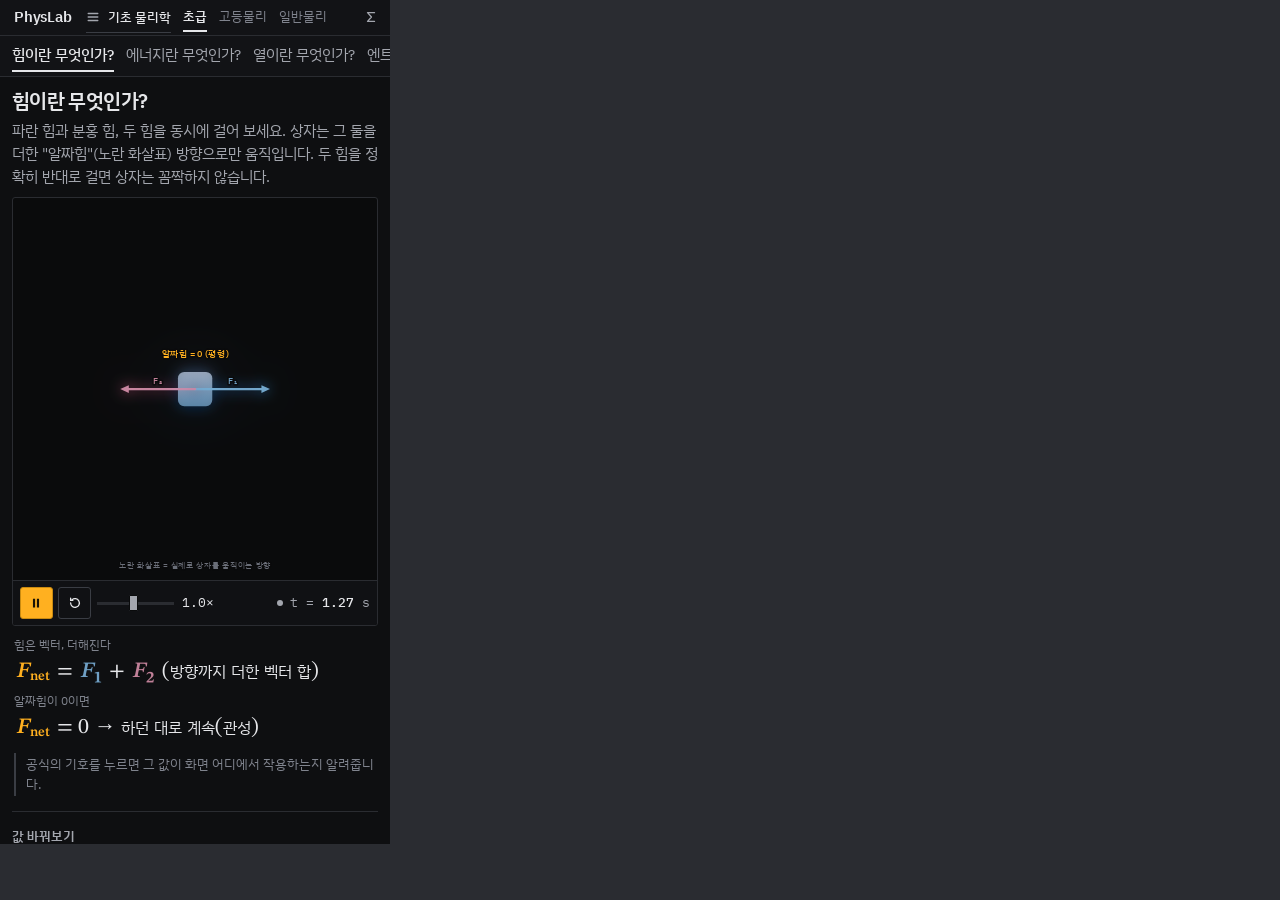
<file: tools/frame.html>
<!DOCTYPE html>
<!-- 폰 화면 캡처용 틀. headless Chrome 은 창 폭을 500px 아래로 줄이지 못한다(390 을 줘도 실제로는 500 으로
     배치하고 잘라 찍는다). 그래서 정확한 폭의 iframe 안에 앱을 띄워 진짜 폰 배치를 만든다.
     사용: frame.html?w=390&h=844&src=<앱 주소를 encodeURIComponent 한 것>   (tools/daily-check.js) -->
<html lang="ko">
<head>
<meta charset="utf-8">
<style>html,body{margin:0;background:#2a2c31}iframe{border:0;display:block}</style>
</head>
<body>
<iframe id="f" title="앱"></iframe>
<script>
const q = new URLSearchParams(location.search), f = document.getElementById('f');
f.width = q.get('w') || 390; f.height = q.get('h') || 844; f.src = q.get('src') || '../index.html';
</script>
</body>
</html>
</file>
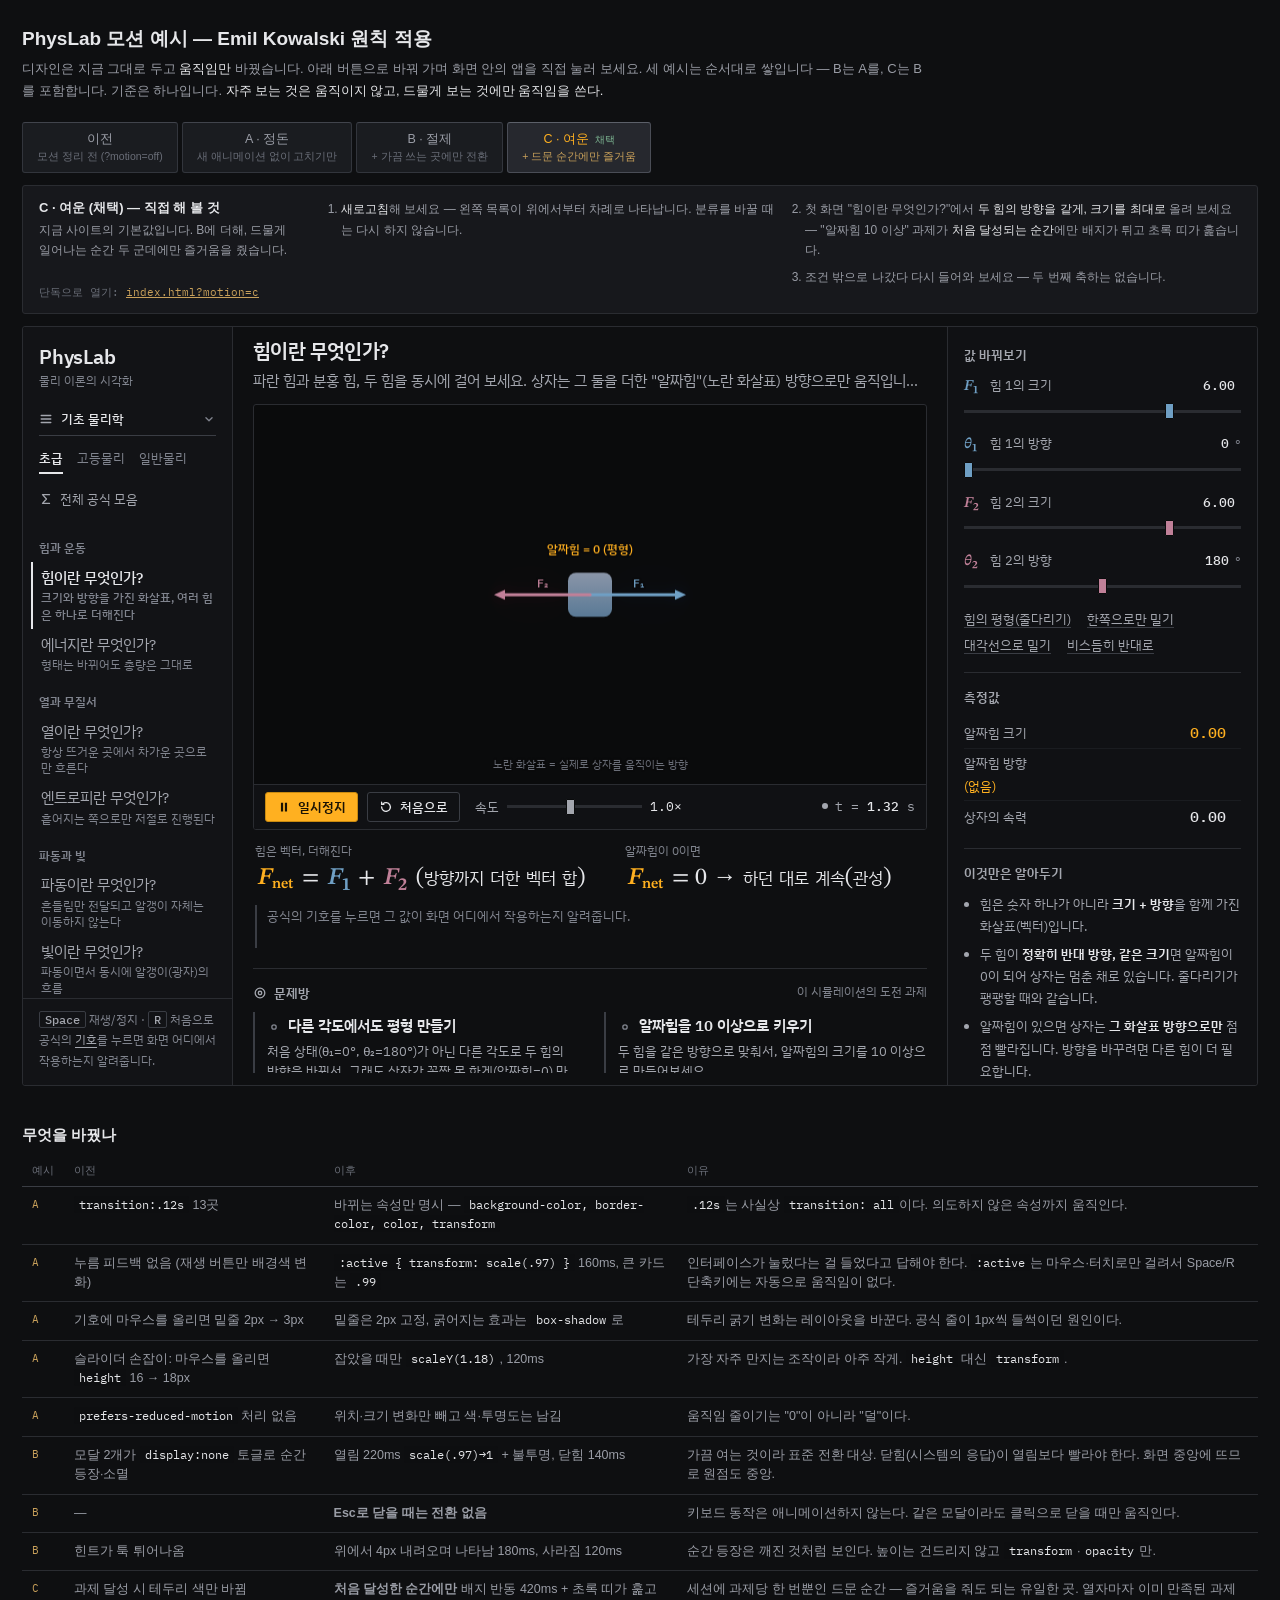
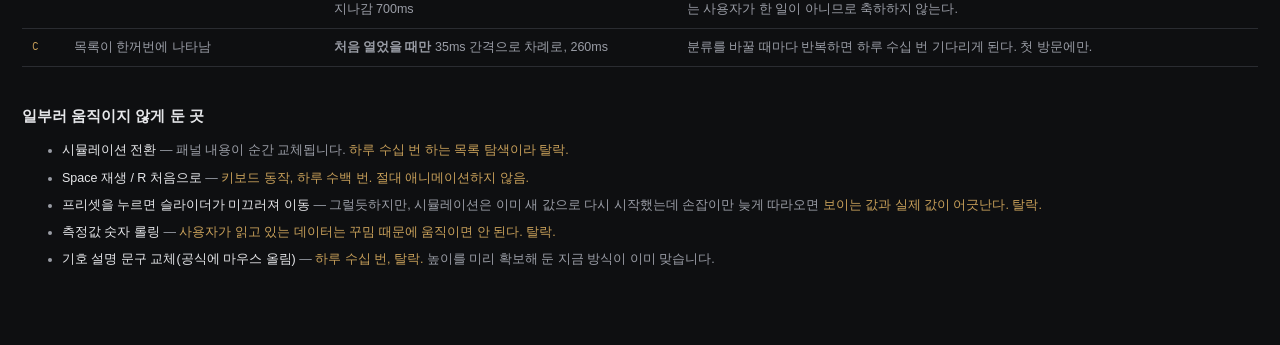
<file: tools/motion-preview.html>
<!DOCTYPE html>
<html lang="ko">
<head>
<meta charset="utf-8">
<meta name="viewport" content="width=device-width,initial-scale=1">
<title>PhysLab 모션 예시</title>
<link rel="preconnect" href="https://fonts.gstatic.com" crossorigin>
<link href="https://fonts.googleapis.com/css2?family=IBM+Plex+Mono:wght@400;500&display=swap" rel="stylesheet">
<style>
/* 지금의 계측기 테마 토큰을 그대로 쓴다 */
:root{
  --bg:#0e0f11;--panel:#17181c;--inset:#0d0e10;--line:#2a2c31;--line2:#3a3d44;--edge:#4a4d56;
  --tx:#e6e7ea;--tx2:#9a9da6;--tx3:#6a6e78;--acc:#ffb020;--acc-dim:#c8a05a;--acc-bg:#1c1a16;--acc-line:#4a4030;
  --ok:#7fb894;--mono:"IBM Plex Mono",Consolas,monospace;
  --ease-out:cubic-bezier(.23,1,.32,1);
}
*{box-sizing:border-box}
body{margin:0;background:var(--bg);color:var(--tx);font-family:"Pretendard","Noto Sans KR","Malgun Gothic",sans-serif;font-size:14px;padding:26px 22px 60px}
.wrap{max-width:1400px;margin:0 auto}
h1{font-size:19px;font-weight:600;margin:0 0 6px}
.sub{color:var(--tx2);font-size:13px;line-height:1.7;margin:0 0 20px;max-width:900px}
.sub b{color:var(--tx);font-weight:500}

.switch{display:flex;gap:4px;margin-bottom:12px;flex-wrap:wrap}
.sw{cursor:pointer;font:inherit;font-size:12.5px;font-weight:500;padding:8px 14px;border-radius:3px;
  background:#1a1c20;color:var(--tx2);border:1px solid #32353c;border-top-color:#41444c;
  transition:background-color 120ms ease,color 120ms ease,border-color 120ms ease,transform 160ms var(--ease-out)}
.sw:active{transform:scale(.97)}
.sw.on{background:#26282e;color:var(--acc);border-color:#4a4d56;border-top-color:#5c6069}
.sw small{display:block;font-size:10.5px;font-weight:400;color:var(--tx3);margin-top:2px}
.sw.on small{color:var(--acc-dim)}
.sw .rec{font-family:var(--mono);font-size:9.5px;color:var(--ok);margin-left:6px}

/* 앱이 1080px 미만이면 좁은 화면 배치로 바뀌므로, 설명은 위에 두고 앱은 전체 너비를 쓴다 */
.stagebox{display:flex;flex-direction:column-reverse;gap:12px}
iframe{width:100%;height:760px;border:1px solid var(--line);border-radius:3px;background:#0e0f11;display:block}
.try{background:var(--panel);border:1px solid var(--line);border-radius:3px;padding:13px 16px;display:grid;grid-template-columns:260px minmax(0,1fr);column-gap:24px}
.try h3{margin:0 0 4px;font-size:13px;font-weight:600}
.try .what{color:var(--tx2);font-size:12px;line-height:1.65;margin:0 0 12px}
.try ol{margin:0;padding-left:18px;color:var(--tx2);font-size:12px;line-height:1.7;grid-column:2;grid-row:1 / span 3;columns:2;column-gap:28px}
.try h3,.try .what,.try .url{grid-column:1}
.try li{margin-bottom:7px;break-inside:avoid}
.try li b{color:var(--tx);font-weight:500}
.try .url{margin-top:12px;font-family:var(--mono);font-size:11px;color:var(--tx3);word-break:break-all}
.try .url a{color:var(--acc-dim)}

h2{font-size:15px;font-weight:600;margin:40px 0 10px}
table{width:100%;border-collapse:collapse;font-size:12.5px}
th{text-align:left;font-weight:500;color:var(--tx3);font-size:11px;padding:8px 10px;border-bottom:1px solid var(--line2)}
td{padding:9px 10px;border-bottom:1px solid var(--line);vertical-align:top;line-height:1.55;color:var(--tx2)}
td code{font-family:var(--mono);font-size:11.5px;color:var(--tx);background:var(--inset);padding:1px 5px;border-radius:2px}
td.v{font-family:var(--mono);font-size:11px;color:var(--acc-dim);white-space:nowrap}
.rej li{color:var(--tx2);font-size:12.5px;line-height:1.7;margin-bottom:6px}
.rej b{color:var(--tx);font-weight:500}
.rej em{font-style:normal;color:var(--acc-dim)}
@media (max-width:1080px){.try{grid-template-columns:1fr}.try ol{columns:1;grid-column:1;grid-row:auto}iframe{height:640px}}
</style>
</head>
<body>
<div class="wrap">

<h1>PhysLab 모션 예시 — Emil Kowalski 원칙 적용</h1>
<p class="sub">디자인은 지금 그대로 두고 <b>움직임만</b> 바꿨습니다. 아래 버튼으로 바꿔 가며 화면 안의 앱을 직접 눌러 보세요.
  세 예시는 순서대로 쌓입니다 — B는 A를, C는 B를 포함합니다. 기준은 하나입니다.
  <b>자주 보는 것은 움직이지 않고, 드물게 보는 것에만 움직임을 쓴다.</b></p>

<div class="switch" id="sw">
  <button class="sw" data-m="off">이전<small>모션 정리 전 (?motion=off)</small></button>
  <button class="sw" data-m="a">A · 정돈<small>새 애니메이션 없이 고치기만</small></button>
  <button class="sw" data-m="b">B · 절제<small>+ 가끔 쓰는 곳에만 전환</small></button>
  <button class="sw on" data-m="c">C · 여운<span class="rec">채택</span><small>+ 드문 순간에만 즐거움</small></button>
</div>

<div class="stagebox">
  <iframe id="app" title="PhysLab"></iframe>
  <div class="try" id="try"></div>
</div>

<h2>무엇을 바꿨나</h2>
<table>
  <thead><tr><th style="width:42px">예시</th><th>이전</th><th>이후</th><th>이유</th></tr></thead>
  <tbody>
    <tr><td class="v">A</td><td><code>transition:.12s</code> 13곳</td><td>바뀌는 속성만 명시 — <code>background-color, border-color, color, transform</code></td><td><code>.12s</code>는 사실상 <code>transition: all</code>이다. 의도하지 않은 속성까지 움직인다.</td></tr>
    <tr><td class="v">A</td><td>누름 피드백 없음 (재생 버튼만 배경색 변화)</td><td><code>:active { transform: scale(.97) }</code> 160ms, 큰 카드는 <code>.99</code></td><td>인터페이스가 눌렀다는 걸 들었다고 답해야 한다. <code>:active</code>는 마우스·터치로만 걸려서 Space/R 단축키에는 자동으로 움직임이 없다.</td></tr>
    <tr><td class="v">A</td><td>기호에 마우스를 올리면 밑줄 2px → 3px</td><td>밑줄은 2px 고정, 굵어지는 효과는 <code>box-shadow</code>로</td><td>테두리 굵기 변화는 레이아웃을 바꾼다. 공식 줄이 1px씩 들썩이던 원인이다.</td></tr>
    <tr><td class="v">A</td><td>슬라이더 손잡이: 마우스를 올리면 <code>height</code> 16 → 18px</td><td>잡았을 때만 <code>scaleY(1.18)</code>, 120ms</td><td>가장 자주 만지는 조작이라 아주 작게. <code>height</code> 대신 <code>transform</code>.</td></tr>
    <tr><td class="v">A</td><td><code>prefers-reduced-motion</code> 처리 없음</td><td>위치·크기 변화만 빼고 색·투명도는 남김</td><td>움직임 줄이기는 "0"이 아니라 "덜"이다.</td></tr>
    <tr><td class="v">B</td><td>모달 2개가 <code>display:none</code> 토글로 순간 등장·소멸</td><td>열림 220ms <code>scale(.97)→1</code> + 불투명, 닫힘 140ms</td><td>가끔 여는 것이라 표준 전환 대상. 닫힘(시스템의 응답)이 열림보다 빨라야 한다. 화면 중앙에 뜨므로 원점도 중앙.</td></tr>
    <tr><td class="v">B</td><td>—</td><td><b>Esc로 닫을 때는 전환 없음</b></td><td>키보드 동작은 애니메이션하지 않는다. 같은 모달이라도 클릭으로 닫을 때만 움직인다.</td></tr>
    <tr><td class="v">B</td><td>힌트가 툭 튀어나옴</td><td>위에서 4px 내려오며 나타남 180ms, 사라짐 120ms</td><td>순간 등장은 깨진 것처럼 보인다. 높이는 건드리지 않고 <code>transform</code>·<code>opacity</code>만.</td></tr>
    <tr><td class="v">C</td><td>과제 달성 시 테두리 색만 바뀜</td><td><b>처음 달성한 순간에만</b> 배지 반동 420ms + 초록 띠가 훑고 지나감 700ms</td><td>세션에 과제당 한 번뿐인 드문 순간 — 즐거움을 줘도 되는 유일한 곳. 열자마자 이미 만족된 과제는 사용자가 한 일이 아니므로 축하하지 않는다.</td></tr>
    <tr><td class="v">C</td><td>목록이 한꺼번에 나타남</td><td><b>처음 열었을 때만</b> 35ms 간격으로 차례로, 260ms</td><td>분류를 바꿀 때마다 반복하면 하루 수십 번 기다리게 된다. 첫 방문에만.</td></tr>
  </tbody>
</table>

<h2>일부러 움직이지 않게 둔 곳</h2>
<ul class="rej">
  <li><b>시뮬레이션 전환</b> — 패널 내용이 순간 교체됩니다. <em>하루 수십 번 하는 목록 탐색이라 탈락.</em></li>
  <li><b>Space 재생 / R 처음으로</b> — <em>키보드 동작, 하루 수백 번. 절대 애니메이션하지 않음.</em></li>
  <li><b>프리셋을 누르면 슬라이더가 미끄러져 이동</b> — 그럴듯하지만, 시뮬레이션은 이미 새 값으로 다시 시작했는데 손잡이만 늦게 따라오면 <em>보이는 값과 실제 값이 어긋난다. 탈락.</em></li>
  <li><b>측정값 숫자 롤링</b> — <em>사용자가 읽고 있는 데이터는 꾸밈 때문에 움직이면 안 된다. 탈락.</em></li>
  <li><b>기호 설명 문구 교체(공식에 마우스 올림)</b> — <em>하루 수십 번, 탈락.</em> 높이를 미리 확보해 둔 지금 방식이 이미 맞습니다.</li>
</ul>

</div>
<script>
const TRY = {
  off: { t: '이전', what: '모션을 정리하기 전 상태입니다. 비교 기준으로 보세요.', steps: [
    '<b>재생·처음으로·프리셋</b>을 눌러 보세요 — 눌러도 아무 반응이 없습니다.',
    '<b>Σ 전체 공식 모음</b>을 열고 닫아 보세요 — 순간 이동합니다.',
    '오른쪽 공식의 <b>기호</b>에 마우스를 올려 보세요 — 줄이 1px 들썩입니다.'] },
  a: { t: 'A · 정돈', what: '새 애니메이션은 하나도 넣지 않았습니다. 잘못 쓰인 것만 고쳤습니다.', steps: [
    '<b>재생·처음으로·프리셋·분류 탭</b>을 꾹 눌러 보세요 — 살짝 들어갑니다.',
    '<b>Space</b>를 눌러 보세요 — 재생은 되지만 버튼은 움직이지 않습니다. 의도한 것입니다.',
    '공식의 <b>기호</b>에 마우스를 올려 보세요 — 더 이상 줄이 흔들리지 않습니다.',
    '<b>슬라이더 손잡이</b>를 잡아 보세요 — 잡는 동안만 살짝 길어집니다.'] },
  b: { t: 'B · 절제', what: 'A에 더해, 가끔 쓰는 곳 두 군데에만 전환을 넣었습니다. 추천안입니다.', steps: [
    '<b>Σ 전체 공식 모음</b>을 클릭으로 열고, <b>✕</b>로 닫아 보세요 — 열림보다 닫힘이 빠릅니다.',
    '다시 열고 이번엔 <b>Esc</b>로 닫아 보세요 — 즉시 사라집니다. 키보드는 움직이지 않습니다.',
    '<b>☰ 분야 메뉴</b>도 같습니다.',
    '문제방의 <b>힌트 보기</b>를 눌러 보세요 — 위에서 살짝 내려옵니다.'] },
  c: { t: 'C · 여운 (채택)', what: '지금 사이트의 기본값입니다. B에 더해, 드물게 일어나는 순간 두 군데에만 즐거움을 줬습니다.', steps: [
    '<b>새로고침</b>해 보세요 — 왼쪽 목록이 위에서부터 차례로 나타납니다. 분류를 바꿀 때는 다시 하지 않습니다.',
    '첫 화면 "힘이란 무엇인가?"에서 <b>두 힘의 방향을 같게, 크기를 최대로</b> 올려 보세요 — "알짜힘 10 이상" 과제가 <b>처음 달성되는 순간</b>에만 배지가 튀고 초록 띠가 훑습니다.',
    '조건 밖으로 나갔다 다시 들어와 보세요 — 두 번째 축하는 없습니다.'] }
};
const app = document.getElementById('app'), tryBox = document.getElementById('try');
function pick(m) {
  document.querySelectorAll('.sw').forEach(b => b.classList.toggle('on', b.dataset.m === m));
  const q = '?motion=' + m;
  app.src = '../index.html' + q;
  const T = TRY[m];
  tryBox.innerHTML = '<h3>' + T.t + ' — 직접 해 볼 것</h3><p class="what">' + T.what + '</p><ol>' +
    T.steps.map(s => '<li>' + s + '</li>').join('') + '</ol>' +
    '<div class="url">단독으로 열기: <a href="../index.html' + q + '" target="_blank">index.html' + q + '</a></div>';
}
document.querySelectorAll('.sw').forEach(b => b.onclick = () => pick(b.dataset.m));
pick('c');
</script>
</body>
</html>
</file>
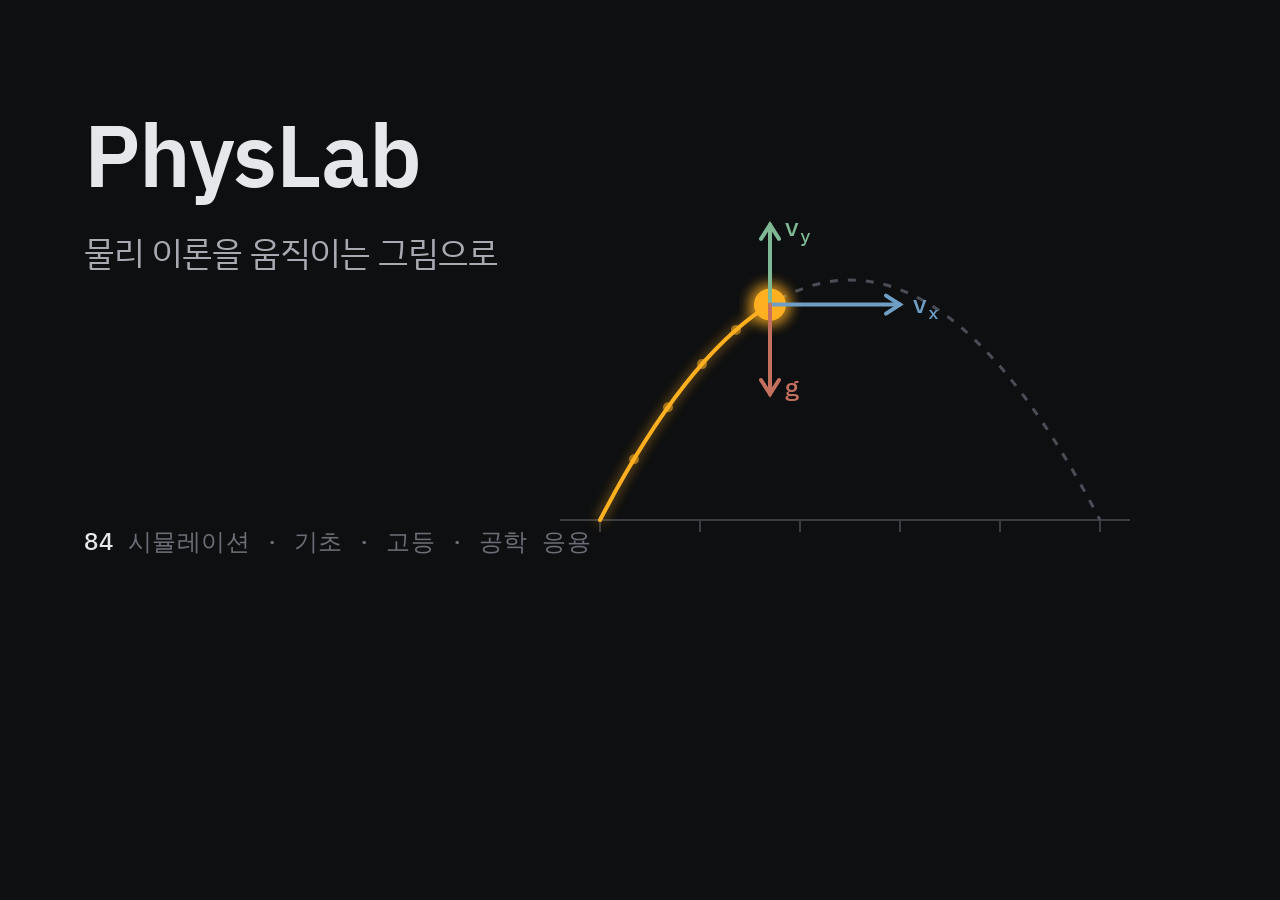
<file: tools/og-image.html>
<!DOCTYPE html>
<html lang="ko">
<head>
<meta charset="utf-8">
<title>PhysLab og:image</title>
<!-- 공유 미리보기 이미지(img/og.png, 1200×630)의 원본. 다시 만들 때:
     chrome --headless=new --hide-scrollbars --force-device-scale-factor=1 --window-size=1200,630 --screenshot=img/og.png tools/og-image.html -->
<link href="https://fonts.googleapis.com/css2?family=IBM+Plex+Mono:wght@500&family=IBM+Plex+Sans+KR:wght@400;600&display=swap" rel="stylesheet">
<style>
  html,body{margin:0;width:1200px;height:630px;overflow:hidden;background:#0e0f11;color:#e6e7ea;
    font-family:'IBM Plex Sans KR','Malgun Gothic',sans-serif}
  .wrap{position:relative;width:1200px;height:630px}
  svg{position:absolute;inset:0}
  .txt{position:absolute;left:84px;top:96px}
  h1{margin:0;font-size:88px;font-weight:600;letter-spacing:-1px}
  p{margin:18px 0 0;font-size:34px;color:#a7aab0;font-weight:400}
  .meta{position:absolute;left:84px;bottom:72px;font-family:'IBM Plex Mono',monospace;font-size:24px;color:#6b6e76;letter-spacing:.5px}
  .meta b{color:#e6e7ea;font-weight:500}
</style>
</head>
<body>
<div class="wrap">
  <svg width="1200" height="630" viewBox="0 0 1200 630">
    <defs>
      <filter id="g" x="-20%" y="-20%" width="140%" height="140%"><feGaussianBlur stdDeviation="6"/></filter>
    </defs>
    <!-- 무대: 바닥선과 눈금 -->
    <line x1="560" y1="520" x2="1130" y2="520" stroke="#3a3c42" stroke-width="2"/>
    <g stroke="#3a3c42" stroke-width="2">
      <line x1="600" y1="520" x2="600" y2="532"/><line x1="700" y1="520" x2="700" y2="532"/><line x1="800" y1="520" x2="800" y2="532"/>
      <line x1="900" y1="520" x2="900" y2="532"/><line x1="1000" y1="520" x2="1000" y2="532"/><line x1="1100" y1="520" x2="1100" y2="532"/>
    </g>
    <!-- 포물선 궤적: 앞으로 갈 길(점선)과 지나온 길 -->
    <path d="M600 520 Q850 40 1100 520" fill="none" stroke="#4a4d55" stroke-width="3" stroke-dasharray="8 10"/>
    <!-- 지나온 길 = 같은 포물선의 t = 0~0.34 부분 (x = 600 + 500t, y = 520 − 960·t(1−t)) -->
    <path d="M600 520 Q685 356.8 770 304.6" fill="none" stroke="#ffb020" stroke-width="5" stroke-linecap="round" filter="url(#g)" opacity=".6"/>
    <path d="M600 520 Q685 356.8 770 304.6" fill="none" stroke="#ffb020" stroke-width="4" stroke-linecap="round"/>
    <!-- 같은 시간 간격 자취 (가로 간격이 일정 = 가로 등속) -->
    <g fill="#ffb020" opacity=".55"><circle cx="634" cy="459.2" r="5"/><circle cx="668" cy="407.2" r="5"/><circle cx="702" cy="364.1" r="5"/><circle cx="736" cy="329.9" r="5"/></g>
    <!-- 공과 속도 성분: vy/vx = 960(1−2t)/500 = 0.614 (위로), 중력은 아래 -->
    <circle cx="770" cy="304.6" r="22" fill="#ffb020" filter="url(#g)" opacity=".7"/>
    <circle cx="770" cy="304.6" r="16" fill="#ffb020"/>
    <g stroke-width="4" stroke-linecap="round" fill="none">
      <path d="M770 304.6 L900 304.6" stroke="#6f9fc4"/><path d="M886 295.6 L900 304.6 L886 313.6" stroke="#6f9fc4"/>
      <path d="M770 304.6 L770 224.8" stroke="#7fb894"/><path d="M761 238.8 L770 224.8 L779 238.8" stroke="#7fb894"/>
      <path d="M770 304.6 L770 394" stroke="#c4705f"/><path d="M761 380 L770 394 L779 380" stroke="#c4705f"/>
    </g>
    <g font-family="IBM Plex Mono, monospace" font-size="26" font-weight="500">
      <text x="912" y="313" fill="#6f9fc4">v<tspan font-size="18" dy="6">x</tspan></text>
      <text x="784" y="236" fill="#7fb894">v<tspan font-size="18" dy="6">y</tspan></text>
      <text x="784" y="396" fill="#c4705f">g</text>
    </g>
  </svg>
  <div class="txt">
    <h1>PhysLab</h1>
    <p>물리 이론을 움직이는 그림으로</p>
  </div>
  <div class="meta"><b>84</b> 시뮬레이션 · 기초 · 고등 · 공학 응용</div>
</div>
</body>
</html>
</file>
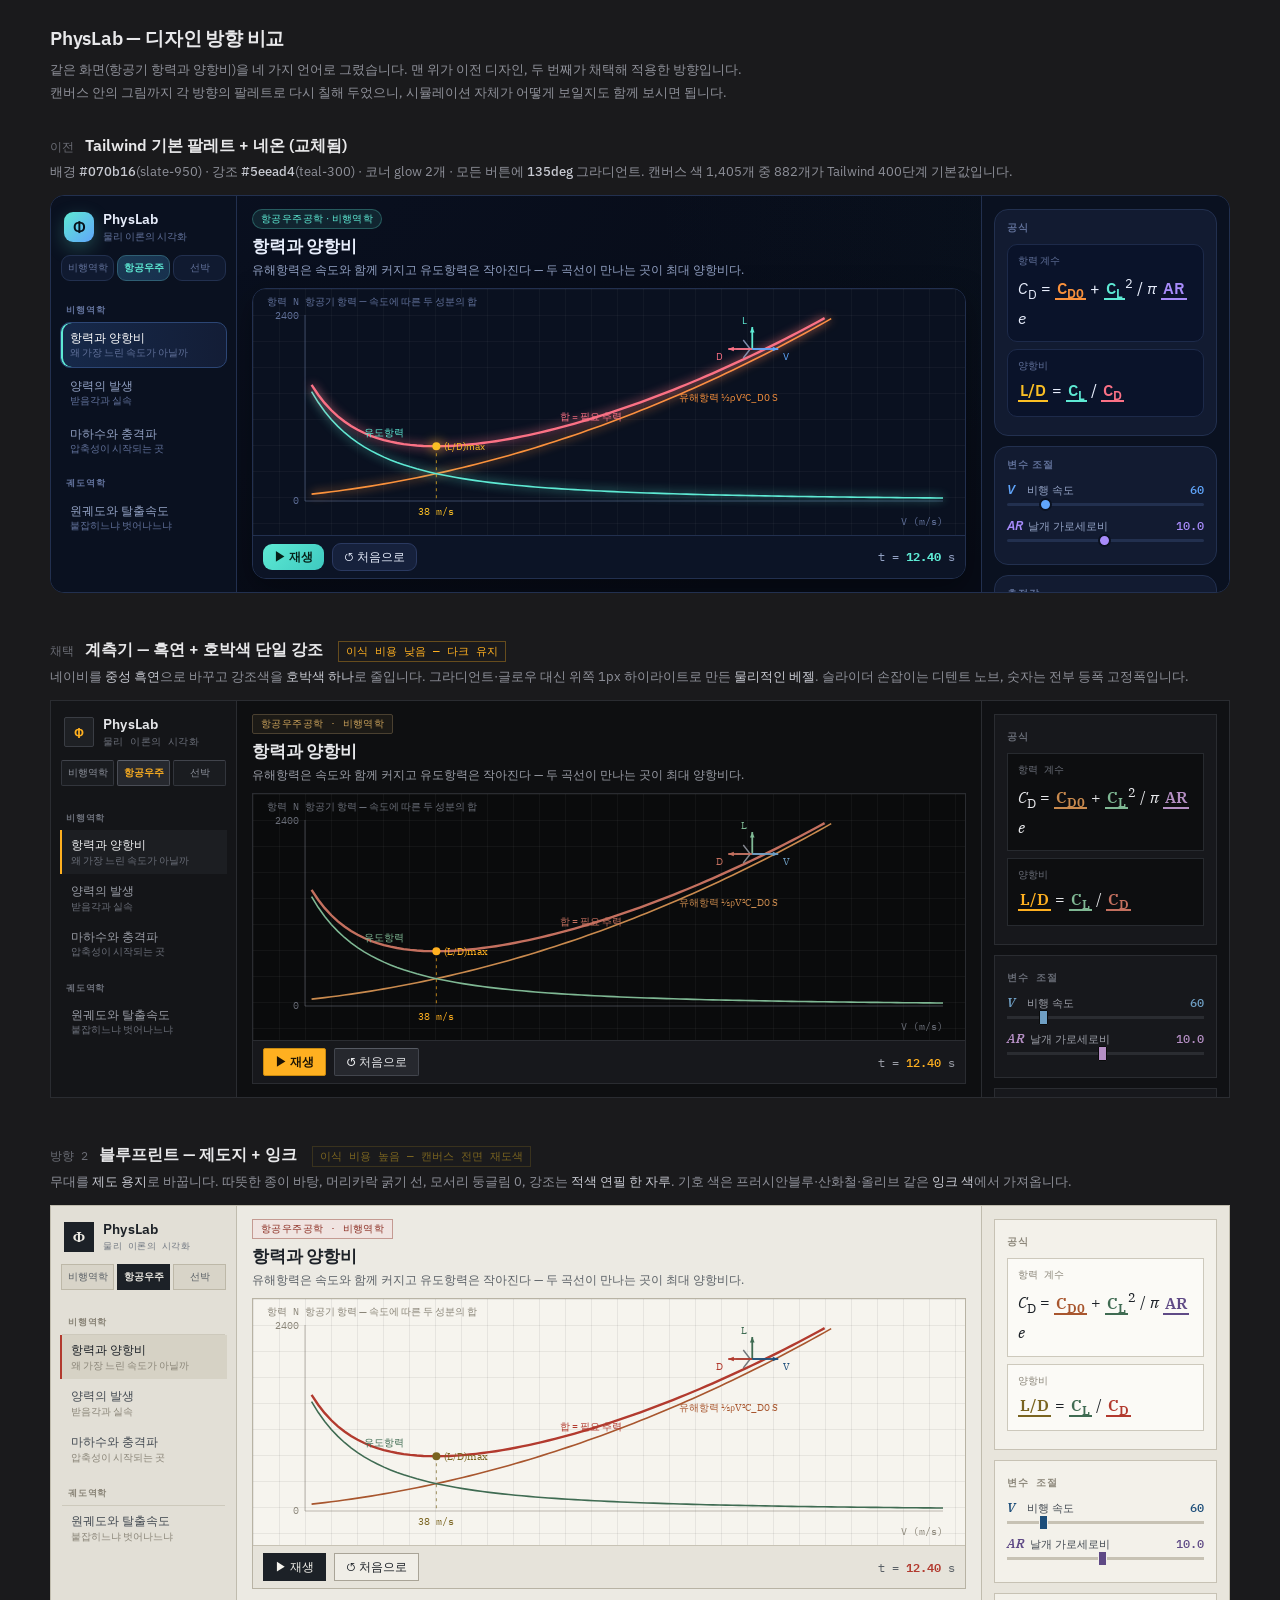
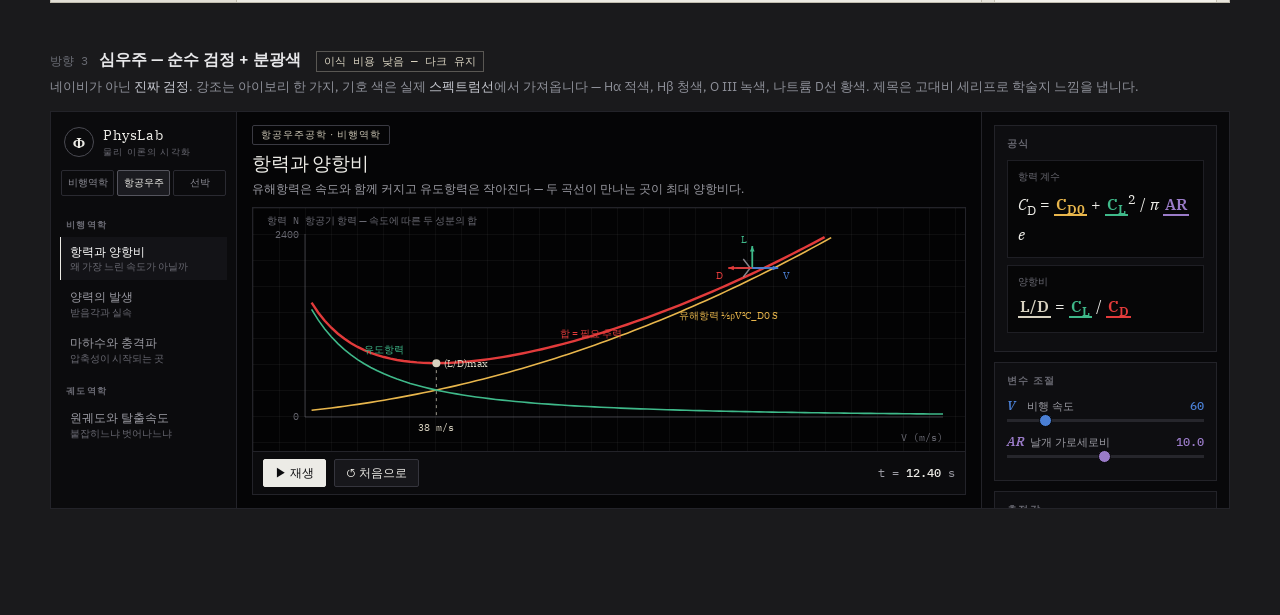
<file: tools/theme-preview.html>
<!DOCTYPE html>
<html lang="ko">
<head>
<meta charset="utf-8">
<meta name="viewport" content="width=device-width,initial-scale=1">
<title>PhysLab — 디자인 방향 비교</title>
<link href="https://fonts.googleapis.com/css2?family=IBM+Plex+Mono:wght@400;500;600&family=IBM+Plex+Sans:wght@400;500;600;700&family=IBM+Plex+Serif:ital,wght@0,400;0,600;1,400&display=swap" rel="stylesheet">
<style>
*{box-sizing:border-box}
body{margin:0;background:#1a1a1c;color:#e8e8ea;font-family:"IBM Plex Sans","Pretendard","Malgun Gothic",sans-serif;padding:26px 22px 60px}
.pg-head{max-width:1180px;margin:0 auto 30px}
.pg-head h1{font-size:19px;font-weight:600;margin:0 0 7px;letter-spacing:-.2px}
.pg-head p{margin:0;font-size:13px;color:#8e9099;line-height:1.75}
.block{max-width:1180px;margin:0 auto 46px}
.blk-head{display:flex;align-items:baseline;gap:11px;margin-bottom:4px}
.blk-head h2{font-size:16px;font-weight:600;margin:0}
.blk-n{font-family:"IBM Plex Mono",monospace;font-size:12px;color:#6a6c74}
.blk-note{font-size:12.5px;color:#8e9099;margin:0 0 13px;line-height:1.7}
.blk-note b{color:#c8cad2;font-weight:500}
.cost{display:inline-block;font-family:"IBM Plex Mono",monospace;font-size:11px;padding:2px 7px;margin-left:4px}

/* ─── 공통 셸 골격 ─── */
.shell{display:grid;grid-template-columns:186px minmax(0,1fr) 248px;height:398px;overflow:hidden;font-size:13px}
.sh-nav{display:flex;flex-direction:column;overflow:hidden}
.sh-brand{display:flex;gap:9px;align-items:center;padding:14px 13px 11px}
.sh-logo{width:30px;height:30px;flex:none;display:grid;place-items:center;font-size:15px;font-weight:600}
.sh-brand h3{margin:0;font-size:14px;font-weight:600;letter-spacing:.2px}
.sh-brand small{display:block;font-size:9.5px;margin-top:2px}
.sh-modes{display:grid;grid-template-columns:repeat(3,1fr);gap:3px;padding:0 10px 9px}
.sh-mode{font-size:9.5px;padding:5px 2px;text-align:center;white-space:nowrap;overflow:hidden;cursor:default}
.sh-list{flex:1;overflow:hidden;padding:3px 9px}
.sh-cat{font-size:9px;letter-spacing:1.1px;padding:11px 6px 5px;font-weight:600}
.sh-item{padding:7px 9px;margin-bottom:2px;font-size:12px;line-height:1.3;cursor:default}
.sh-item small{display:block;font-size:9.5px;margin-top:2px}
.sh-main{display:flex;flex-direction:column;min-width:0;overflow:hidden;padding:13px 15px}
.sh-chip{display:inline-block;font-size:9.5px;letter-spacing:.4px;padding:2px 8px;margin-bottom:6px}
.sh-main h4{margin:0;font-size:17px;font-weight:600;letter-spacing:-.2px}
.sh-main .tag{margin:4px 0 0;font-size:11.5px}
.sh-stage{position:relative;flex:1;min-height:0;margin-top:10px;overflow:hidden;display:flex;flex-direction:column}
.sh-stage canvas{flex:1;min-height:0;width:100%;display:block}
.sh-bar{display:flex;align-items:center;gap:8px;padding:7px 10px;font-size:11.5px}
.sh-btn{padding:5px 11px;font-size:11.5px;cursor:default}
.sh-clock{margin-left:auto;font-family:"IBM Plex Mono",monospace;font-size:11.5px}
.sh-panel{overflow:hidden;padding:13px 12px;display:flex;flex-direction:column;gap:10px}
.sh-card{padding:11px 12px}
.sh-card h5{margin:0 0 9px;font-size:9.5px;letter-spacing:1.1px;font-weight:600}
.sh-fx{padding:9px 10px;margin-bottom:7px}
.sh-fname{font-size:9.5px;margin-bottom:4px}
.sh-fbody{font-size:16px;line-height:1.7}
.sh-fbody i{font-style:italic}
.sh-term{font-weight:600;font-style:normal;padding:0 2px;border-bottom:2px solid currentColor}
.sh-ctrl{margin-bottom:11px}
.sh-ctop{display:flex;align-items:baseline;gap:5px;margin-bottom:5px;font-size:11px}
.sh-csym{font-style:italic;font-weight:600;font-size:12.5px;min-width:15px}
.sh-clab{flex:1}
.sh-cval{font-family:"IBM Plex Mono",monospace;font-size:12px;font-weight:500}
.sh-track{height:3px;position:relative}
.sh-thumb{position:absolute;top:-5px;width:13px;height:13px}
.sh-ro{display:grid;grid-template-columns:1fr 1fr;gap:7px}
.sh-rb{padding:7px 9px}
.sh-rl{font-size:9.5px;margin-bottom:2px;white-space:nowrap;overflow:hidden;text-overflow:ellipsis}
.sh-rv{font-family:"IBM Plex Mono",monospace;font-size:15px;font-weight:500;letter-spacing:-.3px}

/* ─── 0. 현재 (대조군) ─── */
.t0{background:#070b16;color:#e8eefc;border:1px solid #22304f;border-radius:14px;
  background-image:radial-gradient(900px 520px at 15% -10%,rgba(30,60,120,.10),transparent),radial-gradient(700px 440px at 110% 0%,rgba(40,120,140,.08),transparent)}
.t0 .sh-nav{background:#0a1120;border-right:1px solid #22304f}
.t0 .sh-logo{border-radius:9px;background:linear-gradient(135deg,#5eead4,#60a5fa);color:#07121a;box-shadow:0 6px 18px rgba(94,234,212,.25)}
.t0 .sh-brand small{color:#61719a}
.t0 .sh-mode{background:#101a30;border:1px solid #22304f;color:#61719a;border-radius:9px}
.t0 .sh-mode.on{background:linear-gradient(135deg,#1a3a54,#17304d);color:#5eead4;border-color:#2f5f74;font-weight:700}
.t0 .sh-cat{color:#61719a;text-transform:uppercase}
.t0 .sh-item{color:#93a2c4;border-radius:10px;border:1px solid transparent}
.t0 .sh-item small{color:#61719a}
.t0 .sh-item.on{background:linear-gradient(90deg,#16294a,#131d36);border-color:#2c4675;color:#fff;box-shadow:inset 2px 0 0 #5eead4}
.t0 .sh-chip{color:#5eead4;background:rgba(94,234,212,.1);border:1px solid rgba(94,234,212,.28);border-radius:99px}
.t0 .tag{color:#93a2c4}
.t0 .sh-stage{background:#0a1120;border:1px solid #22304f;border-radius:14px;box-shadow:0 10px 30px rgba(0,0,0,.35)}
.t0 .sh-bar{background:#0c1426;border-top:1px solid #22304f}
.t0 .sh-btn{background:linear-gradient(135deg,#5eead4,#3ec9c0);color:#062018;border-radius:9px;font-weight:700}
.t0 .sh-btn.sec{background:#16213c;border:1px solid #2a3960;color:#e8eefc;font-weight:400}
.t0 .sh-clock{color:#93a2c4}
.t0 .sh-clock b{color:#5eead4}
.t0 .sh-panel{background:#0a1120;border-left:1px solid #22304f}
.t0 .sh-card{background:#121b31;border:1px solid #22304f;border-radius:14px}
.t0 .sh-card h5{color:#61719a;text-transform:uppercase}
.t0 .sh-fx{background:#0a132a;border:1px solid #1d2a4a;border-radius:10px}
.t0 .sh-fname{color:#61719a}
.t0 .sh-track{background:#22304f;border-radius:99px}
.t0 .sh-thumb{border-radius:50%;border:2px solid #0a1120}
.t0 .sh-rb{background:#0a132a;border:1px solid #1d2a4a;border-radius:10px}
.t0 .sh-rl{color:#61719a}
.t0 .sh-clab{color:#93a2c4}

/* ─── 1. 계측기 ─── */
.t1{background:#0e0f11;color:#e6e7ea;border:1px solid #2a2c31}
.t1 .sh-nav{background:#141518;border-right:1px solid #2a2c31}
.t1 .sh-logo{background:#1e2024;border:1px solid #3a3d44;color:#ffb020;border-radius:2px;font-family:"IBM Plex Mono",monospace}
.t1 .sh-brand small{color:#6a6e78;font-family:"IBM Plex Mono",monospace;letter-spacing:.4px}
.t1 .sh-mode{background:#1a1c20;border:1px solid #32353c;border-top-color:#41444c;color:#8b8f99;border-radius:2px}
.t1 .sh-mode.on{background:#26282e;color:#ffb020;border-color:#4a4d56;border-top-color:#5c6069;font-weight:600}
.t1 .sh-cat{color:#6a6e78;font-family:"IBM Plex Mono",monospace;letter-spacing:.8px}
.t1 .sh-item{color:#9a9da6;border-left:2px solid transparent}
.t1 .sh-item small{color:#6a6e78}
.t1 .sh-item.on{background:#1c1e22;border-left-color:#ffb020;color:#f0f1f3}
.t1 .sh-chip{color:#c8a05a;border:1px solid #4a4030;background:#1c1a16;border-radius:2px;font-family:"IBM Plex Mono",monospace}
.t1 .tag{color:#9a9da6}
.t1 .sh-stage{background:#0a0b0c;border:1px solid #2a2c31}
.t1 .sh-bar{background:#17181c;border-top:1px solid #2a2c31}
.t1 .sh-btn{background:#26282e;border:1px solid #42454d;border-top-color:#565a63;color:#e6e7ea;border-radius:2px;font-weight:500}
.t1 .sh-btn.pri{background:#ffb020;border-color:#c98a10;color:#1a1204;font-weight:600}
.t1 .sh-clock{color:#9a9da6}
.t1 .sh-clock b{color:#ffb020;font-weight:500}
.t1 .sh-panel{background:#101114;border-left:1px solid #2a2c31}
.t1 .sh-card{background:#17181c;border:1px solid #2a2c31}
.t1 .sh-card h5{color:#6a6e78;font-family:"IBM Plex Mono",monospace;letter-spacing:.9px}
.t1 .sh-fx{background:#0d0e10;border:1px solid #272a2f}
.t1 .sh-fname{color:#6a6e78;font-family:"IBM Plex Mono",monospace}
.t1 .sh-fbody{font-family:"IBM Plex Serif",serif}
.t1 .sh-track{background:#2a2c31}
.t1 .sh-thumb{border-radius:1px;border:1px solid #0a0b0c;width:9px;height:15px;top:-6px}
.t1 .sh-rb{background:#0d0e10;border:1px solid #272a2f}
.t1 .sh-rl{color:#6a6e78}
.t1 .sh-clab{color:#9a9da6}
.t1 .sh-csym{font-family:"IBM Plex Serif",serif}

/* ─── 2. 블루프린트 ─── */
.t2{background:#eceae3;color:#1c2127;border:1px solid #c0bcae;font-family:"IBM Plex Sans",sans-serif}
.t2 .sh-nav{background:#e2dfd6;border-right:1px solid #c0bcae}
.t2 .sh-logo{background:#1c2127;color:#eceae3;border-radius:0;font-family:"IBM Plex Serif",serif}
.t2 .sh-brand small{color:#6f7680;font-family:"IBM Plex Mono",monospace;font-size:9px;letter-spacing:.5px}
.t2 .sh-brand h3{color:#1c2127}
.t2 .sh-mode{background:#d8d4c8;border:1px solid #bdb8a8;color:#5a6066;border-radius:0}
.t2 .sh-mode.on{background:#1c2127;color:#eceae3;border-color:#1c2127;font-weight:600}
.t2 .sh-cat{color:#8a8578;font-family:"IBM Plex Mono",monospace;letter-spacing:.8px;border-bottom:1px solid #cdc9bc;margin:0 2px}
.t2 .sh-item{color:#434a52;border-left:2px solid transparent}
.t2 .sh-item small{color:#8a8578}
.t2 .sh-item.on{background:#d6d2c5;border-left-color:#b23a2e;color:#1c2127;font-weight:500}
.t2 .sh-chip{color:#8c2f24;border:1px solid #c49a92;background:#f0e4e1;border-radius:0;font-family:"IBM Plex Mono",monospace}
.t2 .tag{color:#5a6066}
.t2 .sh-stage{background:#f6f4ee;border:1px solid #b8b3a4}
.t2 .sh-bar{background:#e6e3da;border-top:1px solid #c7c2b4}
.t2 .sh-btn{background:#f0eee7;border:1px solid #a9a497;color:#1c2127;border-radius:0}
.t2 .sh-btn.pri{background:#1c2127;color:#f6f4ee;border-color:#1c2127;font-weight:500}
.t2 .sh-clock{color:#5a6066}
.t2 .sh-clock b{color:#b23a2e;font-weight:600}
.t2 .sh-panel{background:#e8e5dc;border-left:1px solid #c0bcae}
.t2 .sh-card{background:#f3f1ea;border:1px solid #c7c2b4}
.t2 .sh-card h5{color:#8a8578;font-family:"IBM Plex Mono",monospace;letter-spacing:.9px}
.t2 .sh-fx{background:#fbfaf6;border:1px solid #cdc9bc}
.t2 .sh-fname{color:#8a8578;font-family:"IBM Plex Mono",monospace}
.t2 .sh-fbody{font-family:"IBM Plex Serif",serif}
.t2 .sh-track{background:#c7c2b4}
.t2 .sh-thumb{border-radius:0;border:1px solid #f3f1ea;width:9px;height:15px;top:-6px}
.t2 .sh-rb{background:#fbfaf6;border:1px solid #cdc9bc}
.t2 .sh-rl{color:#8a8578}
.t2 .sh-clab{color:#434a52}
.t2 .sh-csym{font-family:"IBM Plex Serif",serif}

/* ─── 3. 심우주 ─── */
.t3{background:#050506;color:#ecebe6;border:1px solid #232329}
.t3 .sh-nav{background:#0b0b0d;border-right:1px solid #232329}
.t3 .sh-logo{background:transparent;border:1px solid #4a4a52;color:#ecebe6;border-radius:50%;font-family:"IBM Plex Serif",serif}
.t3 .sh-brand h3{font-family:"IBM Plex Serif",serif;font-weight:400;letter-spacing:.6px}
.t3 .sh-brand small{color:#696972;letter-spacing:1.2px;font-size:9px}
.t3 .sh-mode{background:transparent;border:1px solid #2a2a31;color:#8a8a93;border-radius:2px}
.t3 .sh-mode.on{background:#1b1b20;color:#ecebe6;border-color:#55555e;font-weight:500}
.t3 .sh-cat{color:#696972;letter-spacing:1.4px}
.t3 .sh-item{color:#9b9ba3;border-left:1px solid transparent}
.t3 .sh-item small{color:#696972}
.t3 .sh-item.on{background:#131317;border-left-color:#ecebe6;color:#fff}
.t3 .sh-chip{color:#c9c3b2;border:1px solid #3a3a42;background:transparent;border-radius:2px;letter-spacing:1px}
.t3 .tag{color:#9b9ba3}
.t3 .sh-main h4{font-family:"IBM Plex Serif",serif;font-weight:400;font-size:19px}
.t3 .sh-stage{background:#030304;border:1px solid #232329}
.t3 .sh-bar{background:#0b0b0d;border-top:1px solid #232329}
.t3 .sh-btn{background:#17171b;border:1px solid #35353d;color:#ecebe6;border-radius:2px}
.t3 .sh-btn.pri{background:#ecebe6;border-color:#ecebe6;color:#0b0b0d;font-weight:500}
.t3 .sh-clock{color:#9b9ba3}
.t3 .sh-clock b{color:#ecebe6;font-weight:500}
.t3 .sh-panel{background:#08080a;border-left:1px solid #232329}
.t3 .sh-card{background:#0e0e11;border:1px solid #232329}
.t3 .sh-card h5{color:#696972;letter-spacing:1.3px}
.t3 .sh-fx{background:#060607;border:1px solid #1e1e24}
.t3 .sh-fname{color:#696972}
.t3 .sh-fbody{font-family:"IBM Plex Serif",serif}
.t3 .sh-track{background:#26262c}
.t3 .sh-thumb{border-radius:50%;border:1px solid #050506}
.t3 .sh-rb{background:#060607;border:1px solid #1e1e24}
.t3 .sh-rl{color:#696972}
.t3 .sh-clab{color:#9b9ba3}
.t3 .sh-csym{font-family:"IBM Plex Serif",serif}
</style>
</head>
<body>

<div class="pg-head">
  <h1>PhysLab — 디자인 방향 비교</h1>
  <p>같은 화면(항공기 항력과 양항비)을 네 가지 언어로 그렸습니다. 맨 위가 이전 디자인, 두 번째가 채택해 적용한 방향입니다.<br>
     캔버스 안의 그림까지 각 방향의 팔레트로 다시 칠해 두었으니, 시뮬레이션 자체가 어떻게 보일지도 함께 보시면 됩니다.</p>
</div>

<div id="out"></div>

<script>
/* ── 각 방향의 캔버스 팔레트 ─────────────────────────────
   stage: 무대 배경 / grid: 눈금 / ink,ink2,ink3: 글자 3단계
   sym:   기호별 색 (V, AR, CD0, CL, CD, LD 순서로 쓰인다)        */
const THEMES = [
  { cls:'t0', n:'이전', name:'Tailwind 기본 팔레트 + 네온 (교체됨)',
    note:'배경 <b>#070b16</b>(slate-950) · 강조 <b>#5eead4</b>(teal-300) · 코너 glow 2개 · 모든 버튼에 <b>135deg</b> 그라디언트. 캔버스 색 1,405개 중 882개가 Tailwind 400단계 기본값입니다.',
    pal:{ stage:'#0a1120', grid:'rgba(255,255,255,.035)', ink:'#e8eefc', ink2:'#93a2c4', ink3:'#61719a',
          sym:['#60a5fa','#a78bfa','#fb923c','#5eead4','#fb7185','#fbbf24'], glow:true, serif:false } },

  { cls:'t1', n:'채택', name:'계측기 — 흑연 + 호박색 단일 강조',
    note:'네이비를 <b>중성 흑연</b>으로 바꾸고 강조색을 <b>호박색 하나</b>로 줄입니다. 그라디언트·글로우 대신 위쪽 1px 하이라이트로 만든 <b>물리적인 베젤</b>. 슬라이더 손잡이는 디텐트 노브, 숫자는 전부 등폭 고정폭입니다.',
    cost:'이식 비용 낮음 — 다크 유지',
    pal:{ stage:'#0a0b0c', grid:'rgba(255,255,255,.04)', ink:'#e6e7ea', ink2:'#9a9da6', ink3:'#6a6e78',
          sym:['#6f9fc4','#b58fc4','#c98a4e','#7fb894','#c4705f','#ffb020'], glow:false, serif:true } },

  { cls:'t2', n:'방향 2', name:'블루프린트 — 제도지 + 잉크',
    note:'무대를 <b>제도 용지</b>로 바꿉니다. 따뜻한 종이 바탕, 머리카락 굵기 선, 모서리 둥글림 0, 강조는 <b>적색 연필 한 자루</b>. 기호 색은 프러시안블루·산화철·올리브 같은 <b>잉크 색</b>에서 가져옵니다.',
    cost:'이식 비용 높음 — 캔버스 전면 재도색',
    pal:{ stage:'#f6f4ee', grid:'rgba(28,33,39,.07)', ink:'#1c2127', ink2:'#5a6066', ink3:'#8a8578',
          sym:['#1d4e7a','#5f4a86','#a8562e','#3f6b52','#b23a2e','#7a6420'], glow:false, serif:true } },

  { cls:'t3', n:'방향 3', name:'심우주 — 순수 검정 + 분광색',
    note:'네이비가 아닌 <b>진짜 검정</b>. 강조는 아이보리 한 가지, 기호 색은 실제 <b>스펙트럼선</b>에서 가져옵니다 — Hα 적색, Hβ 청색, O III 녹색, 나트륨 D선 황색. 제목은 고대비 세리프로 학술지 느낌을 냅니다.',
    cost:'이식 비용 낮음 — 다크 유지',
    pal:{ stage:'#030304', grid:'rgba(255,255,255,.045)', ink:'#ecebe6', ink2:'#9b9ba3', ink3:'#696972',
          sym:['#4a7fd4','#9a7bc8','#e8b64c','#3fb98a','#e23b3b','#d8d2c0'], glow:false, serif:true } }
];

const SHELL = `
<div class="sh-nav">
  <div class="sh-brand"><div class="sh-logo">&Phi;</div>
    <div><h3>PhysLab</h3><small>물리 이론의 시각화</small></div></div>
  <div class="sh-modes">
    <div class="sh-mode">비행역학</div><div class="sh-mode on">항공우주</div><div class="sh-mode">선박</div>
  </div>
  <div class="sh-list">
    <div class="sh-cat">비행역학</div>
    <div class="sh-item on">항력과 양항비<small>왜 가장 느린 속도가 아닐까</small></div>
    <div class="sh-item">양력의 발생<small>받음각과 실속</small></div>
    <div class="sh-item">마하수와 충격파<small>압축성이 시작되는 곳</small></div>
    <div class="sh-cat">궤도역학</div>
    <div class="sh-item">원궤도와 탈출속도<small>붙잡히느냐 벗어나느냐</small></div>
  </div>
</div>
<div class="sh-main">
  <div><span class="sh-chip">항공우주공학 · 비행역학</span>
    <h4>항력과 양항비</h4>
    <p class="tag">유해항력은 속도와 함께 커지고 유도항력은 작아진다 — 두 곡선이 만나는 곳이 최대 양항비다.</p></div>
  <div class="sh-stage">
    <canvas></canvas>
    <div class="sh-bar">
      <span class="sh-btn pri">&#9654; 재생</span><span class="sh-btn sec">&#8634; 처음으로</span>
      <span class="sh-clock">t = <b>12.40</b> s</span>
    </div>
  </div>
</div>
<div class="sh-panel">
  <div class="sh-card"><h5>공식</h5>
    <div class="sh-fx"><div class="sh-fname">항력 계수</div>
      <div class="sh-fbody"><i>C</i><sub>D</sub> = <span class="sh-term" style="color:SYM2">C<sub>D0</sub></span>
        + <span class="sh-term" style="color:SYM3">C<sub>L</sub></span><sup>2</sup> / <i>&pi;</i>
        <span class="sh-term" style="color:SYM1">AR</span> <i>e</i></div></div>
    <div class="sh-fx"><div class="sh-fname">양항비</div>
      <div class="sh-fbody"><span class="sh-term" style="color:SYM5">L/D</span> =
        <span class="sh-term" style="color:SYM3">C<sub>L</sub></span> /
        <span class="sh-term" style="color:SYM4">C<sub>D</sub></span></div></div>
  </div>
  <div class="sh-card"><h5>변수 조절</h5>
    <div class="sh-ctrl"><div class="sh-ctop"><span class="sh-csym" style="color:SYM0">V</span>
      <span class="sh-clab">비행 속도</span><span class="sh-cval" style="color:SYM0">60</span></div>
      <div class="sh-track"><div class="sh-thumb" style="background:SYM0;left:16%"></div></div></div>
    <div class="sh-ctrl"><div class="sh-ctop"><span class="sh-csym" style="color:SYM1">AR</span>
      <span class="sh-clab">날개 가로세로비</span><span class="sh-cval" style="color:SYM1">10.0</span></div>
      <div class="sh-track"><div class="sh-thumb" style="background:SYM1;left:46%"></div></div></div>
  </div>
  <div class="sh-card"><h5>측정값</h5>
    <div class="sh-ro">
      <div class="sh-rb"><div class="sh-rl">양력계수</div><div class="sh-rv" style="color:SYM3">0.389</div></div>
      <div class="sh-rb"><div class="sh-rl">양항비</div><div class="sh-rv" style="color:SYM5">14.2</div></div>
    </div>
  </div>
</div>`;

const out = document.getElementById('out');
const stages = [];
THEMES.forEach((t, i) => {
  const b = document.createElement('div');
  b.className = 'block';
  const costTag = t.cost
    ? `<span class="cost" style="color:${t.pal.sym[5]};border:1px solid ${t.pal.sym[5]}55">${t.cost}</span>` : '';
  let html = SHELL;
  t.pal.sym.forEach((c, k) => { html = html.split('SYM' + k).join(c); });
  b.innerHTML = `<div class="blk-head"><span class="blk-n">${t.n}</span><h2>${t.name}</h2>${costTag}</div>
    <p class="blk-note">${t.note}</p><div class="shell ${t.cls}">${html}</div>`;
  out.appendChild(b);
  stages.push([b.querySelector('canvas'), t.pal]);
});

/* 레이아웃·웹폰트가 자리를 잡은 뒤에 그려야 캔버스 비트맵이 늘어나지 않는다 */
const redraw = () => stages.forEach(([cv, pal]) => drawStage(cv, pal));
requestAnimationFrame(() => requestAnimationFrame(redraw));
addEventListener('resize', redraw);
if (document.fonts && document.fonts.ready) document.fonts.ready.then(redraw);

/* 항력 곡선 — 각 방향의 팔레트로 같은 그림을 그린다 */
function drawStage(cv, P) {
  const dpr = devicePixelRatio || 1;
  const r = cv.getBoundingClientRect();
  const w = Math.round(r.width), h = Math.round(r.height);
  if (w < 40 || h < 40) return;
  cv.width = Math.round(w * dpr); cv.height = Math.round(h * dpr);
  const c = cv.getContext('2d');
  c.setTransform(dpr, 0, 0, dpr, 0, 0);
  const SF = P.serif ? '"IBM Plex Serif",serif' : '"IBM Plex Sans",sans-serif';
  const MF = '"IBM Plex Mono",monospace';

  c.fillStyle = P.stage; c.fillRect(0, 0, w, h);
  c.strokeStyle = P.grid; c.lineWidth = 1;
  for (let x = 0; x < w; x += 26) { c.beginPath(); c.moveTo(x + .5, 0); c.lineTo(x + .5, h); c.stroke(); }
  for (let y = 0; y < h; y += 26) { c.beginPath(); c.moveTo(0, y + .5); c.lineTo(w, y + .5); c.stroke(); }

  const L = 52, R = w - 22, T = 26, B = h - 34, pw = R - L, ph = B - T;
  c.strokeStyle = P.ink3; c.globalAlpha = .55; c.lineWidth = 1;
  c.beginPath(); c.moveTo(L, T); c.lineTo(L, B); c.lineTo(R, B); c.stroke(); c.globalAlpha = 1;

  /* W/S=700 N/m², S=16 m², AR=10, e=0.8, C_D0=0.025 → (L/D)max는 38 m/s 부근 */
  const VLO = 18, VHI = 115, DMAX = 2400, W = 700 * 16;
  const X = v => L + (v - VLO) / (VHI - VLO) * pw, Y = d => B - d / DMAX * ph;
  const para = v => 0.5 * 1.225 * v * v * 0.025 * 16;
  const indu = v => 2 * W * W / (1.225 * v * v * 16 * Math.PI * 10 * 0.8);

  const curve = (f, col, lw) => {
    c.strokeStyle = col; c.lineWidth = lw;
    if (P.glow) { c.shadowColor = col; c.shadowBlur = 10; }
    c.beginPath();
    let open = false;
    for (let v = VLO + 1; v <= VHI; v += 1) {
      const y = Y(f(v));
      if (y < T || y > B) { if (open) { c.stroke(); c.beginPath(); open = false; } continue; }
      if (open) c.lineTo(X(v), y); else { c.moveTo(X(v), y); open = true; }
    }
    if (open) c.stroke();
    c.shadowBlur = 0;
  };
  curve(para, P.sym[2], 1.6);
  curve(indu, P.sym[3], 1.6);
  curve(v => para(v) + indu(v), P.sym[4], 2.4);

  const best = Math.pow(4 * W * W / (1.225 * 1.225 * .025 * 16 * 16 * Math.PI * 10 * .8), .25);
  const bx = X(best), by = Y(para(best) + indu(best));
  c.setLineDash([3, 4]); c.strokeStyle = P.sym[5]; c.globalAlpha = .7; c.lineWidth = 1;
  c.beginPath(); c.moveTo(bx, by); c.lineTo(bx, B); c.stroke();
  c.setLineDash([]); c.globalAlpha = 1;
  c.beginPath(); c.arc(bx, by, 4, 0, 7); c.fillStyle = P.sym[5];
  if (P.glow) { c.shadowColor = P.sym[5]; c.shadowBlur = 12; }
  c.fill(); c.shadowBlur = 0;

  const txt = (s, x, y, col, size, f, al) => {
    c.fillStyle = col; c.font = (size || 10) + 'px ' + (f || SF);
    c.textAlign = al || 'left'; c.textBaseline = 'alphabetic'; c.fillText(s, x, y);
  };
  txt('항공기 항력 — 속도에 따른 두 성분의 합', L, T - 10, P.ink3, 10);
  txt('유해항력 ½ρV²C_D0 S', X(74) + 6, Y(para(74)) + 4, P.sym[2], 9.5);
  txt('유도항력', X(26) + 6, Y(indu(26)) - 7, P.sym[3], 9.5);
  txt('합 = 필요 추력', X(56) + 5, Y(para(56) + indu(56)) - 9, P.sym[4], 10);
  txt('(L/D)max', bx + 8, by + 4, P.sym[5], 10);
  txt('V (m/s)', R, h - 10, P.ink3, 9.5, MF, 'right');
  txt(DMAX, L - 6, T + 4, P.ink3, 9.5, MF, 'right');
  txt('0', L - 6, B + 3, P.ink3, 9.5, MF, 'right');
  txt('항력 N', L - 6, T - 10, P.ink3, 9.5, MF, 'right');
  txt(Math.round(best) + ' m/s', bx, B + 14, P.sym[5], 9.5, MF, 'center');

  /* 기체 실루엣 — 기호 색이 화면 위 어디에 작용하는지 */
  const ax = X(86), ay = T + 34;
  c.save(); c.translate(ax, ay);
  c.strokeStyle = P.ink2; c.lineWidth = 1.4; c.globalAlpha = .85;
  c.beginPath(); c.moveTo(-16, 0); c.lineTo(14, 0); c.stroke();
  c.beginPath(); c.moveTo(-2, 0); c.lineTo(-9, -9); c.moveTo(-2, 0); c.lineTo(-9, 9); c.stroke();
  c.globalAlpha = 1;
  const arr = (dx, dy, col, lab) => {
    c.strokeStyle = col; c.fillStyle = col; c.lineWidth = 1.8;
    c.beginPath(); c.moveTo(0, 0); c.lineTo(dx, dy); c.stroke();
    const a = Math.atan2(dy, dx);
    c.beginPath(); c.moveTo(dx, dy);
    c.lineTo(dx - 6 * Math.cos(a - .4), dy - 6 * Math.sin(a - .4));
    c.lineTo(dx - 6 * Math.cos(a + .4), dy - 6 * Math.sin(a + .4));
    c.closePath(); c.fill();
    txt(lab, dx + (dx > 0 ? 5 : -5), dy + (dy < 0 ? -3 : 11), col, 10, SF, dx > 0 ? 'left' : 'right');
  };
  arr(0, -22, P.sym[3], 'L');
  arr(-24, 0, P.sym[4], 'D');
  arr(26, 0, P.sym[0], 'V');
  c.restore();
}
</script>
</body>
</html>
</file>
<file: css/style.css>
/* =========================================================
   PhysLab — 계측기 테마 (흑연 바탕, 무대 안에서만 빛난다)
   규칙:
     1. 빛은 무대 안에서만 — 오실로스코프 형광면처럼 그림 자체가 빛나고 잔광을 남긴다(#cvGlow · #cvHalo).
        UI 껍데기에는 그라디언트·글로우를 쓰지 않는다.
     2. 호박색(--acc)은 재생 버튼과 무대 안의 결과값에만 쓴다. 선택 상태는 밝은 글자(--tx)와 2px 선으로 표시한다.
        다른 색은 기호 색이며 의미를 갖는다(core.js PS.PAL).
     3. 상자를 쌓지 않는다. 테두리가 남는 것은 무대, 그래프 축, "처음으로" 같은 보조 버튼뿐이고,
        나머지 구역은 1px 구분선과 여백으로 나눈다. 모서리는 3px 이하.
     4. 글자 크기는 다섯 단계뿐이다: 12 · 13 · 15(본문) · 20 · 32(제목) px. 공식만 따로 24~28px.
   ========================================================= */
:root{
  --bg:#0e0f11;        /* 페이지 */
  --nav:#121316;       /* 좌측 콘솔 */
  --side:#101114;      /* 우측 패널 */
  --stage:#0a0b0c;     /* 무대 */
  --line:#2a2c31;      /* 구분선 */
  --line2:#3a3d44;     /* 강한 선 · 보조 버튼 테두리 */
  --tx:#e6e7ea;
  --tx2:#a3a6ae;       /* 패널 위 대비 7:1 */
  --tx3:#80848e;       /* 패널 위 대비 4.8:1 — 가장 흐린 글자도 4.5:1 이상 */
  --hover:#1b1d21;
  --acc:#ffb020;       /* 호박색 — 재생 버튼과 무대 안 결과값에만 */
  --acc-hi:#ffbe42;--acc-deep:#c98a10;--on-acc:#1a1204;
  --ok:#7fb894;
  --radius:3px;
  /* 글꼴 — 한글 UI, 숫자, 수식 */
  --sans:"IBM Plex Sans KR",-apple-system,BlinkMacSystemFont,"Segoe UI","Malgun Gothic",sans-serif;
  --mono:"IBM Plex Mono",ui-monospace,"Consolas",monospace;
  --math:"STIX Two Text","Cambria Math","Times New Roman","IBM Plex Sans KR",serif;
  /* 글자 크기 다섯 단계 (루트 14px 기준 rem) */
  --fs-1:.8571rem;     /* 12px — 라벨·캡션 */
  --fs-2:.9286rem;     /* 13px — 보조 글·섹션 제목 */
  --fs-3:1.0714rem;    /* 15px — 본문 */
  --fs-4:1.4286rem;    /* 20px — 워드마크·폰 제목 */
  --fs-5:2.2857rem;    /* 32px — 시뮬레이션 제목 */
  --fs-math:1.8571rem; /* 26px — 공식 (24~28px) */
  /* 레이아웃 */
  --nav-w:17.8571rem;  /* 250px @14px */
  --panel-w:24.2857rem;/* 340px @14px */
  --nav-h:3.5rem;      /* 좁은 화면에서 위쪽 네비 높이 — app.js 가 실제 값으로 갱신 */
}
*{box-sizing:border-box}
/* 크기 체계 — 모든 길이는 rem 이고, 루트 글자 크기 하나가 화면 전체의 배율이다.
   1600px 이하 14px → 2560px(27" QHD)에서 약 17.5px → 18px 상한. 캔버스도 같은 배율로 그린다(app.js 의 uiScale). */
html{font-size:clamp(14px,.3646vw + 8.17px,18px)}
html,body{height:100%}
body{
  margin:0;
  display:grid;
  grid-template-columns:var(--nav-w) minmax(0,1fr) var(--panel-w);
  background:var(--bg);
  color:var(--tx);
  font-family:var(--sans);
  font-size:var(--fs-3);
  line-height:1.55;
  overflow:hidden;
}
h1,h2,h3{margin:0;font-weight:600}
p{margin:0}
button{font-family:inherit;font-size:inherit}
/* 숫자는 전부 등폭 — 값이 바뀌어도 자리가 흔들리지 않는다 */
.ctrl-val,.readouts td,.clock,.quest-sub{font-variant-numeric:tabular-nums}
/* 아이콘 — 16px 격자, 선 1.5, 글자색을 따른다 */
.i{width:1rem;height:1rem;flex:none;display:inline-block;vertical-align:-.15em;
   fill:none;stroke:currentColor;stroke-width:1.5;stroke-linecap:round;stroke-linejoin:round}
.i .f{fill:currentColor;stroke:none}

/* ── 좌측 콘솔 ───────────────────────────── */
#nav{
  background-color:var(--nav);
  border-right:1px solid var(--line);
  display:flex;flex-direction:column;
  overflow:hidden;
}
.brand{padding:1.2857rem 1.1429rem .8571rem}
.brand h1{font-size:var(--fs-4);font-weight:600;letter-spacing:-.2px;line-height:1.2}
.brand p{font-size:var(--fs-1);color:var(--tx3);margin-top:.2143rem}
/* 대분류 — 아래쪽 구분선만 있는 버튼 */
.group-menu-btn{
  display:flex;align-items:center;gap:.5714rem;width:calc(100% - 2.2857rem);margin:0 1.1429rem .5714rem;
  padding:.5rem 0;border:0;border-bottom:1px solid var(--line2);border-radius:0;
  background:none;color:var(--tx);
  font-size:var(--fs-2);font-weight:500;cursor:pointer;text-align:left;
}
.group-menu-btn:hover{border-bottom-color:var(--tx3)}
.gm-ico{color:var(--tx2)}
#groupLabel{flex:1;white-space:nowrap;overflow:hidden;text-overflow:ellipsis}
.gm-caret{color:var(--tx3)}

.modal-sm{width:min(31.4286rem,100%)}
.group-card{
  display:block;width:100%;text-align:left;cursor:pointer;
  background:none;border:0;border-left:2px solid transparent;border-bottom:1px solid var(--line);border-radius:0;
  padding:.8571rem 1rem;color:var(--tx2);font-family:inherit;
}
.group-card:hover{background:var(--hover)}
.group-card.on{border-left-color:var(--tx)}
.gc-top{display:flex;align-items:baseline;gap:.6429rem;margin-bottom:.2143rem}
.gc-top b{font-size:var(--fs-3);color:var(--tx);font-weight:600}
.gc-n{margin-left:auto;font-size:var(--fs-1);color:var(--tx3);font-family:var(--mono)}
.gc-sub{font-size:var(--fs-2);color:var(--tx3);line-height:1.5}

/* 중분류(과정) — 글자 탭, 선택은 밑줄 */
.modes{display:flex;flex-wrap:wrap;gap:0 1rem;padding:0 1.1429rem .7143rem}
.mode.off{display:none}
.mode{
  cursor:pointer;background:none;border:0;border-bottom:2px solid transparent;border-radius:0;
  color:var(--tx3);font-size:var(--fs-2);padding:.3571rem 0;white-space:nowrap;
}
.mode:hover{color:var(--tx2)}
.mode.on{color:var(--tx);border-bottom-color:var(--tx);font-weight:600}
.mode.empty{opacity:.5}
.simlist-empty{padding:1.2857rem .7143rem;color:var(--tx3);font-size:var(--fs-2);line-height:1.7}

/* 전체 공식 모음 버튼 */
.formula-index-btn{
  display:flex;align-items:center;gap:.5rem;width:calc(100% - 2.2857rem);margin:0 1.1429rem .5714rem;
  padding:.4286rem 0;border:0;background:none;color:var(--tx2);
  font-size:var(--fs-2);cursor:pointer;text-align:left;
}
.formula-index-btn:hover{color:var(--tx)}
.modal-overlay{
  position:fixed;inset:0;background:rgba(6,7,8,.78);
  display:flex;align-items:center;justify-content:center;z-index:50;padding:2.1429rem;
}
.modal-overlay.hidden{display:none}
.modal{
  background:var(--side);border:1px solid var(--line2);border-radius:var(--radius);
  width:min(62.8571rem,100%);max-height:min(84vh,64.2857rem);display:flex;flex-direction:column;overflow:hidden;
}
.modal-head{
  display:flex;align-items:center;gap:.8571rem;padding:1rem 1.2857rem;border-bottom:1px solid var(--line);flex:none;
}
.modal-head h2{font-size:var(--fs-3);flex:none;white-space:nowrap;display:flex;align-items:center;gap:.5rem}
#formulaSearch{
  flex:1;background:var(--stage);border:1px solid var(--line2);border-radius:var(--radius);
  color:var(--tx);padding:.5rem .7857rem;font-size:var(--fs-2);min-width:0;font-family:inherit;
}
#formulaSearch:focus{outline:none;border-color:var(--tx2)}
.modal-close{
  display:inline-flex;align-items:center;justify-content:center;
  background:transparent;border:1px solid var(--line2);color:var(--tx2);
  cursor:pointer;padding:.3571rem;border-radius:var(--radius);flex:none;
}
.modal-close:hover{color:var(--tx);border-color:var(--tx3)}
.modal-body{overflow-y:auto;padding:.4286rem 1.2857rem 1.4286rem}
.fx-group-title{
  font-size:var(--fs-3);font-weight:600;color:var(--tx);
  margin:1.7143rem 0 .2143rem;padding:.2857rem 0 .2857rem .7143rem;border-left:2px solid var(--tx);
}
.fx-group-title:first-child{margin-top:.7143rem}
.fx-track-title{
  font-size:var(--fs-2);color:var(--tx2);font-weight:600;
  margin:1.2857rem 0 .5714rem;padding-bottom:.4286rem;border-bottom:1px solid var(--line);
}
.fx-track:first-child .fx-track-title{margin-top:.5714rem}
.fx-cat{font-size:var(--fs-1);color:var(--tx3);margin:.8571rem 0 .2857rem}
.fx-sim{padding:.6429rem .7143rem;margin:0 -.7143rem;cursor:pointer;border-radius:var(--radius)}
.fx-sim:hover{background:var(--hover)}
.fx-sim-head{display:flex;align-items:baseline;gap:.6429rem;margin-bottom:.2857rem;flex-wrap:wrap}
.fx-sim-head b{font-size:var(--fs-3);color:var(--tx);font-weight:600}
.fx-sub{font-size:var(--fs-2);color:var(--tx3)}
.fx-jump{margin-left:auto;color:var(--tx3);font-size:var(--fs-1);opacity:0}
.fx-sim:hover .fx-jump,.fx-sim:focus-visible .fx-jump{opacity:1}
.fx-formulas{display:flex;flex-wrap:wrap;gap:.2857rem 2.2857rem}
.fx-formula{margin-top:.2143rem}
.fx-fname{font-size:var(--fs-1);color:var(--tx3)}
.fx-fbody{font-size:var(--fs-4);font-family:var(--math);line-height:1.5}
.fx-empty{color:var(--tx3);font-size:var(--fs-2);padding:1.7143rem .2857rem;text-align:center}
.term-inline{font-weight:600}

#simlist{flex:1;overflow-y:auto;padding:.2857rem .5714rem .7143rem}
.nav-group{
  font-size:var(--fs-1);color:var(--tx3);font-weight:600;
  padding:1rem .5714rem .2857rem;
}
.nav-item{
  display:block;width:100%;text-align:left;cursor:pointer;
  background:transparent;border:none;border-left:2px solid transparent;color:var(--tx2);
  padding:.4286rem .5714rem;border-radius:0;
  font-size:var(--fs-3);line-height:1.35;
}
.nav-item small{display:block;color:var(--tx3);font-size:var(--fs-1);margin-top:.1429rem}
.nav-item small sub{font-size:.8em;line-height:0}
.nav-item:hover{color:var(--tx)}
.nav-item.on{border-left-color:var(--tx);color:var(--tx);font-weight:500}
.nav-foot{
  padding:.7857rem 1.1429rem 1rem;border-top:1px solid var(--line);
  color:var(--tx3);font-size:var(--fs-1);line-height:1.7;
}
.nav-foot b{color:var(--tx2);border:1px solid var(--line2);padding:0 .3571rem;border-radius:2px;font-weight:500;font-family:var(--mono)}
.mini-term{color:var(--tx2);text-decoration:underline;text-underline-offset:3px}

/* ── 메인 ────────────────────────────────── */
/* 무대가 먼저다 — 그래프·문제방이 높이를 다 가져가면 캔버스가 띠처럼 납작해진다.
   무대는 화면 높이의 52% 이상을 먼저 갖고, 넘치는 아래쪽은 이 열 안에서 스크롤한다. */
#main{display:flex;flex-direction:column;min-width:0;overflow-x:hidden;overflow-y:auto;padding:1.1429rem 1.4286rem}
#head{margin-bottom:.8571rem}
/* 제목 위 분류 칩은 네비와 겹치므로 화면에서는 숨기고 화면 읽기 프로그램에는 남긴다 */
#simCat{position:absolute;width:1px;height:1px;padding:0;margin:-1px;overflow:hidden;clip:rect(0 0 0 0);white-space:nowrap;border:0}
#simTitle{font-size:var(--fs-5);letter-spacing:-.6px;font-weight:600;line-height:1.2}
#simTag{color:var(--tx2);font-size:var(--fs-3);margin-top:.4286rem;max-width:62rem}

.stage{
  position:relative;flex:1 0 auto;min-height:max(20rem,52vh);
  background-color:var(--stage);
  border:1px solid var(--line);border-radius:var(--radius);
  overflow:hidden;display:flex;flex-direction:column;
}
/* 무대 캔버스 + 형광 잔광 층(app.js 의 glowFrame). 잔광 층은 원본을 반 해상도로 받아 흐리게 번지게 하고
   화면 혼합(screen)으로 빛만 더한다 — 원본 그림과 글자는 그대로 선명하다.
   움직임의 꼬리(잔광)는 남기고, 멈춘 화면의 번짐은 줄인다(#cvGlow .85 → .5, #cvHalo .5 → .25). */
.cv-wrap{position:relative;flex:1;min-height:0}
#cv{position:absolute;inset:0;width:100%;height:100%;display:block}
#cvHalo{position:absolute;inset:0;width:100%;height:100%;display:block;pointer-events:none;
  filter:contrast(1.6) blur(1.6rem) brightness(1.8) saturate(1.6);mix-blend-mode:screen;opacity:.25}
#cvGlow{position:absolute;inset:0;width:100%;height:100%;display:block;pointer-events:none;
  /* contrast 로 문턱: 보이는 밝기 0.19 이하(넓은 반투명 면)는 0, 0.81 이상은 최대 → 그다음 번지게 */
  filter:contrast(1.6) blur(.45rem) brightness(1.65) saturate(1.5);mix-blend-mode:screen;opacity:.5}
#cvText{position:absolute;inset:0;width:100%;height:100%;display:block;pointer-events:none}
.fx-off #cvGlow,.fx-off #cvHalo{display:none}
.is-loading .cv-wrap{opacity:.55}
.stage-bar{
  display:flex;align-items:center;gap:.6429rem;
  padding:.5rem .7857rem;border-top:1px solid var(--line);
  background-color:var(--side);
}
/* 보조 버튼 — 테두리가 남는 몇 안 되는 것 */
.btn{
  display:inline-flex;align-items:center;gap:.5rem;cursor:pointer;
  background:none;border:1px solid var(--line2);
  color:var(--tx);padding:.3571rem .7857rem;border-radius:var(--radius);
  font-size:var(--fs-2);font-weight:500;
}
.btn:hover{border-color:var(--tx3);background:var(--hover)}
.btn.primary{background:var(--acc);color:var(--on-acc);border-color:var(--acc-deep);font-weight:600}
.btn.primary:hover{background:var(--acc-hi)}
.speed{display:flex;align-items:center;gap:.5714rem;color:var(--tx2);font-size:var(--fs-2);margin-left:.4286rem;white-space:nowrap}
.speed b{color:var(--tx);width:2.7rem;font-family:var(--mono);font-weight:400}
.speed input{width:6.8571rem}
.clock{margin-left:auto;color:var(--tx2);font-size:var(--fs-2);font-family:var(--mono)}
/* RUN 표시등 — 재생 중 밝은 점, 정지하면 꺼진다 (숨쉬기 움직임은 motion.css) */
.run-led{display:inline-block;width:.4286rem;height:.4286rem;border-radius:50%;margin-right:.5rem;vertical-align:.08rem;background:var(--tx2)}
.is-paused .run-led{background:var(--line2)}
.clock b{color:var(--tx);font-weight:500}

/* ── 공식 — 무대 바로 아래, 가로로 나란히 ── */
.formula-bar{flex:none;padding:.8571rem .1429rem .2857rem}
#formulas{display:flex;flex-wrap:wrap;align-items:flex-end;gap:.5714rem 2.8571rem}
.formula .fname{font-size:var(--fs-1);color:var(--tx3);margin-bottom:.1429rem}
.formula .fbody{font-size:var(--fs-math);line-height:1.35;font-family:var(--math);white-space:nowrap}
.term-info{
  font-size:var(--fs-2);line-height:1.6;color:var(--tx2);
  border-left:2px solid var(--line2);padding:.0714rem 0 .0714rem .7143rem;margin-top:.7143rem;
  /* 두 줄을 미리 확보해 두어야 가리킬 때 아래가 밀리지 않는다 */
  min-height:calc(2 * 1.6em + .1429rem);
}
.term-info b{color:var(--tx);font-weight:600}
.ti-hint{color:var(--tx3)}
.ti-title{display:inline-flex;align-items:baseline;gap:.4286rem;margin-right:.5714rem}
.ti-sym{font-family:var(--math);font-size:var(--fs-3)}

/* ── 수식 조판 (app.js typeset) — 변수만 이탤릭, 숫자·연산자·괄호·함수명·한글은 정체 ── */
.fbody,.fx-fbody{font-style:normal}
.fbody i,.fx-fbody i,.ti-sym i,.ctrl-sym i{font-style:italic}
/* 기호 안에서도 이탤릭은 조판기가 변수 글자에만 붙인다(Δ·Σ·첨자·숫자는 정체) */
.term{
  display:inline-block;cursor:pointer;border-radius:2px;padding:0 .1em;margin:0 .02em;
  font-style:normal;font-weight:600;
}
.mko{font-family:var(--sans);font-size:.72em}
.mu{font-family:var(--sans);font-size:.6em;color:var(--tx3)}
/* 기호 — 평소에는 색만. 가리키거나 고정했을 때만 옅은 바탕과 밑줄이 보인다 */
.term:hover,.term.on{background:rgba(255,255,255,.07);box-shadow:inset 0 -2px 0 currentColor}
.term.on{background:rgba(255,255,255,.12)}
.mfrac{display:inline-flex;flex-direction:column;align-items:stretch;vertical-align:middle;text-align:center;margin:0 .12em;font-size:.86em;line-height:1.15}
.mfrac>.mn{padding:0 .12em .06em;border-bottom:.06em solid currentColor}
.mfrac>.md{padding:.08em .12em 0}
.mfrac .mfrac{font-size:.9em}
.msqrt{display:inline-flex;align-items:stretch;white-space:nowrap}
.msqrt>.mr{font-size:1.1em;line-height:1;align-self:flex-end;margin-right:-.04em;transform:translateY(.04em)}
.msqrt>.mc{border-top:.06em solid currentColor;padding:.06em .1em 0 .08em}
.mop{margin:0 .22em}
.mtxt{font-family:var(--sans);font-size:.62em;color:var(--tx2);vertical-align:.15em}
sup.ms,sub.ms{font-size:.62em;line-height:0}
sub.ms{vertical-align:-.25em}

/* ── 그래프 ── */
#graphs{display:flex;gap:1.4286rem;margin-top:.8571rem;height:10.8571rem}
#graphs:empty{display:none;margin:0;height:0}
.graph{flex:1;min-width:0;display:flex;flex-direction:column}
.graph h4{margin:0 0 .1429rem;font-size:var(--fs-1);color:var(--tx2);font-weight:500;display:flex;gap:.6429rem;align-items:center;flex-wrap:wrap}
.graph h4 i{font-style:normal;color:var(--tx3);font-family:var(--mono)}
.graph canvas{flex:1;min-height:0;width:100%}

/* ── 우측 계측 패널 — 상자 없이 구분선과 여백으로 ── */
#panel{
  background:var(--side);border-left:1px solid var(--line);
  overflow-y:auto;padding:.2857rem 1.1429rem 2.8571rem;display:flex;flex-direction:column;
}
.card{padding:1rem 0 1.1429rem;border-top:1px solid var(--line)}
#panel>.card:first-child{border-top:0}
.card h3{font-size:var(--fs-2);color:var(--tx2);font-weight:600;margin-bottom:.7143rem}

/* 컨트롤 — 디텐트 노브 */
.ctrl{margin-bottom:.8571rem}
.ctrl-top{display:flex;align-items:baseline;gap:.4286rem;margin-bottom:.2143rem}
.ctrl-sym{font-family:var(--math);font-weight:600;font-size:var(--fs-3);min-width:1.4286rem}
.ctrl-label{font-size:var(--fs-2);color:var(--tx2);flex:1}
.ctrl-val{font-size:var(--fs-2);font-weight:500;font-family:var(--mono)}
.ctrl-unit{font-size:var(--fs-1);color:var(--tx3)}
.ctrl.hot .ctrl-label{color:var(--tx)}
/* 슬라이더 — 보이는 트랙은 3px 이지만 잡을 수 있는 영역은 input 높이 전체다. 손잡이 색은 그 기호의 색 */
input[type=range]{
  -webkit-appearance:none;appearance:none;display:block;width:100%;height:1.4286rem;margin:0;
  background:transparent;cursor:pointer;
}
input[type=range]::-webkit-slider-runnable-track{height:3px;background:var(--line)}
input[type=range]::-moz-range-track{height:3px;background:var(--line)}
input[type=range]::-webkit-slider-thumb{
  -webkit-appearance:none;width:.6429rem;height:1.1429rem;margin-top:calc(1.5px - .5714rem);border-radius:1px;
  background:var(--c,var(--tx2));border:1px solid var(--stage);cursor:pointer;
}
input[type=range]::-moz-range-thumb{
  width:.5714rem;height:1.0714rem;border-radius:1px;background:var(--c,var(--tx2));
  border:1px solid var(--stage);cursor:pointer;
}

/* 키보드 포커스 — 마우스로 누를 때는 나오지 않고(:focus-visible), 탭으로 옮길 때만 보인다 */
:focus{outline:none}
:focus-visible{outline:2px solid var(--tx);outline-offset:2px}
input[type=range]:focus-visible{outline-offset:1px}
.nav-item:focus-visible,.fx-sim:focus-visible,.group-card:focus-visible{outline-offset:-2px}
.term:focus-visible{outline-offset:1px}
/* 프리셋 — 밑줄 있는 글자 버튼 */
.presets{display:flex;flex-wrap:wrap;gap:.2857rem 1.1429rem;margin-top:.1429rem}
.preset{
  cursor:pointer;background:none;border:0;padding:.1429rem 0;color:var(--tx2);
  font-size:var(--fs-2);text-decoration:underline;text-decoration-color:var(--line2);text-underline-offset:.25em;
  text-align:left;
}
.preset:hover{color:var(--tx);text-decoration-color:currentColor}

/* 측정값 — 이름 | 값(오른쪽 정렬, 등폭) | 단위 */
.readouts{width:100%;border-collapse:collapse}
.readouts th{font-weight:400;text-align:left;color:var(--tx2);font-size:var(--fs-2);padding:.2857rem .5714rem .2857rem 0;vertical-align:baseline}
.readouts td{padding:.2857rem 0;vertical-align:baseline}
.readouts .rv{text-align:right;font-family:var(--mono);font-size:var(--fs-3);font-weight:500;white-space:nowrap}
.readouts .rv.txt{font-family:var(--sans);font-size:var(--fs-2);white-space:normal}
.readouts .ru{padding-left:.4286rem;color:var(--tx3);font-family:var(--mono);font-size:var(--fs-1);white-space:nowrap}
.readouts tr+tr>*{border-top:1px solid #1a1c20}
.readouts tr.wide td{text-align:left;font-family:var(--sans);font-size:var(--fs-2);padding-top:0;white-space:normal}
.readouts tr.wide-head th{padding-bottom:.1429rem}
.readouts tr.wide>*{border-top:0}

#notes{margin:0;padding-left:1.1429rem;color:var(--tx2);font-size:var(--fs-2);line-height:1.7}
#notes li{margin-bottom:.4286rem}
#notes b{color:var(--tx);font-weight:600}

/* 문제방(도전 과제) — 공식·슬라이더·측정값과 섞이지 않도록 무대 아래에 따로 둔다 */
.quest-room{
  margin-top:1.1429rem;flex:none;
  border-top:1px solid var(--line);
  padding:.8571rem 0 .2857rem;max-height:15rem;overflow-y:auto;
}
.quest-room.hidden{display:none}
.quest-head{display:flex;align-items:center;gap:.5rem;margin-bottom:.5714rem;color:var(--tx2)}
.quest-head h3{font-size:var(--fs-2);color:var(--tx2);font-weight:600}
.quest-sub{font-size:var(--fs-1);color:var(--tx3);margin-left:auto;white-space:nowrap}
.quest-list{display:grid;grid-template-columns:repeat(auto-fill,minmax(19rem,1fr));gap:.5714rem 2rem}
.challenge{
  position:relative;   /* 안쪽 .sr-only(절대 위치)가 문제방 스크롤 밖으로 새어 나가 문서를 늘리지 않게 */
  border-left:2px solid var(--line2);padding:.1429rem 0 .2857rem .8571rem;
}
.ch-head{display:flex;align-items:center;gap:.5rem}
.ch-head b{font-size:var(--fs-3);color:var(--tx);font-weight:600}
.ch-badge{display:inline-flex;width:1rem;flex:none;color:var(--tx3)}
.ch-desc{font-size:var(--fs-2);color:var(--tx2);line-height:1.6;margin:.2143rem 0 0}
.ch-hint-btn{
  margin-top:.4286rem;cursor:pointer;background:transparent;border:1px solid var(--line2);
  color:var(--tx2);font-size:var(--fs-1);padding:.1429rem .5714rem;border-radius:var(--radius);
}
.ch-hint-btn:hover{color:var(--tx);border-color:var(--tx3)}
.ch-hint{margin-top:.4286rem;font-size:var(--fs-2);color:var(--tx2);line-height:1.6}
.challenge.ch-ok{border-left-color:var(--ok)}
.challenge.ch-ok .ch-badge{color:var(--ok)}
.challenge.ch-done-ever .ch-badge{color:var(--tx2)}

::-webkit-scrollbar{width:.6429rem;height:.6429rem}
::-webkit-scrollbar-track{background:transparent}
::-webkit-scrollbar-thumb{background:var(--line);border-radius:0;border:2px solid var(--side)}
::-webkit-scrollbar-thumb:hover{background:var(--line2)}

/* 화면 읽기 프로그램에만 들리는 텍스트 */
.sr-only{position:absolute;width:1px;height:1px;padding:0;margin:-1px;overflow:hidden;clip:rect(0 0 0 0);white-space:nowrap;border:0}

/* =========================================================
   반응형 — 화면 형태별 배치
   ≥1281          3열 (네비 | 무대 | 패널). 27"까지 루트 크기로 비례 확대
   1081–1280      3열, 사이드 폭만 줄임
   높이 ≤760      노트북 — 그래프·문제방을 낮춰 무대 높이 확보
   761–1080 가로  위쪽 네비 + [무대 | 패널] 2열 — 태블릿 가로·작은 노트북
   세로 / ≤760    한 줄 — 무대를 위에 고정하고 그 아래로 공식 → 슬라이더 → 측정값
   ========================================================= */
@media (max-width:1280px){
  :root{--nav-w:15rem;--panel-w:22.1429rem;--fs-math:1.7143rem}
  #graphs{height:9.4286rem}
}

@media (min-width:1081px) and (max-height:760px){
  #main{padding-top:.85rem;padding-bottom:.85rem}
  #simTitle{font-size:var(--fs-4)}
  #simTag{white-space:nowrap;overflow:hidden;text-overflow:ellipsis}
  #graphs{height:7.5rem}
  .quest-room{max-height:7.5rem}
}

/* ── 좁은 화면 공통: 네비를 위쪽 가로 띠로 ── */
@media (max-width:1080px){
  #nav{flex-direction:row;align-items:center;border-right:none;border-bottom:1px solid var(--line);
       position:sticky;top:0;z-index:6}
  .brand{padding:.6rem 1rem}
  .brand p{display:none}
  .group-menu-btn{width:auto;margin:0 .8571rem 0 0;padding:.4286rem 0;flex:none}
  .gm-caret{display:none}
  .modes{flex-wrap:nowrap;padding:0 .8571rem 0 0;gap:0 .8571rem;flex:none}
  #simlist{display:flex;gap:.8571rem;flex:1;padding:.4286rem .5714rem;overflow-x:auto;overscroll-behavior-x:contain}
  .nav-group{display:none}
  .nav-item{width:auto;white-space:nowrap;margin:0;padding:.3571rem 0;border-left:none;border-bottom:2px solid transparent;flex:none}
  .nav-item.on{border-left:none;border-bottom-color:var(--tx)}
  .nav-item small{display:none}
  .nav-foot{display:none}
  /* 전체 공식 모음은 좁은 화면에서도 들어갈 수 있어야 한다 — 아이콘 버튼으로 줄인다 */
  .formula-index-btn{width:auto;margin:0 .8571rem 0 0;padding:.4286rem 0;flex:none}
  .fi-text{position:absolute;width:1px;height:1px;overflow:hidden;clip:rect(0 0 0 0);white-space:nowrap}
  .modal-overlay{padding:0}
  .modal{width:100%;height:100%;max-height:100%;border-radius:0}
}

/* ── 태블릿 가로: 위쪽 네비 + [무대 | 패널] ── */
@media (max-width:1080px) and (min-width:761px) and (orientation:landscape){
  body{grid-template-columns:minmax(0,1fr) 20rem;grid-template-rows:auto minmax(0,1fr)}
  #nav{grid-column:1 / -1}
  #main{min-height:0;overflow-y:auto;padding:.85rem 1rem}
  #simTitle{font-size:var(--fs-4)}
  .stage{flex:1 0 auto;min-height:max(15rem,46vh)}
  #panel{border-left:1px solid var(--line);overflow-y:auto}
  #graphs{height:8rem}
  .quest-room{max-height:8rem}
  :root{--fs-math:1.5714rem}
}

/* ── 세로 화면·폰: 한 줄. 무대는 위에 고정되어 슬라이더를 움직이는 동안 계속 보인다 ── */
@media (max-width:760px), (max-width:1080px) and (orientation:portrait){
  html,body{height:auto}
  body{display:flex;flex-direction:column;overflow:visible;min-height:100%}
  #main,#panel{display:contents}           /* 두 열의 자식들을 한 줄로 풀어 순서를 다시 매긴다 */
  #nav{order:0}
  #head{order:1;margin:.85rem .85rem .6rem}
  #simTitle{font-size:var(--fs-4)}
  .stage{order:2;position:sticky;top:var(--nav-h);z-index:4;flex:none;margin:0 .85rem;
         height:min(52vh,110vw);min-height:15rem}
  .formula-bar{order:3;margin:0 .85rem;padding-top:.7143rem}
  #formulas{gap:.4286rem 1.7143rem}
  /* 좁은 화면에서는 긴 공식이 화면 밖으로 나가지 않게 항 사이에서 줄을 바꾼다 (분수·근호는 한 덩어리로 남는다) */
  .formula{min-width:0;max-width:100%}
  .formula .fbody{white-space:normal}
  #cardControls{order:4}
  #cardReadouts{order:5}
  #graphs{order:6;flex-direction:column;height:auto}
  #graphs .graph{height:9rem;flex:none}
  #questRoom{order:7;max-height:none}
  #cardNotes{order:8;margin-bottom:2rem}
  #panel>.card,#graphs,.quest-room{margin:.75rem .85rem 0}
  #panel>.card:first-child{border-top:1px solid var(--line)}
  .stage-bar{flex-wrap:wrap;row-gap:.4rem}
  :root{--fs-math:1.5714rem}
}

/* ── 폰: 네비를 두 줄로 — 위에 분류, 아래에 시뮬레이션 목록 ── */
@media (max-width:560px){
  #nav{flex-wrap:wrap}
  .brand h1{font-size:var(--fs-3)}
  #simlist{flex-basis:100%;order:5;border-top:1px solid var(--line);padding:.2857rem .8571rem}
  .modes{overflow-x:auto;flex:1;min-width:0}
  /* 탭이 줄어들면 "고등물…"처럼 잘린다 — 제 폭을 지키고 넘치면 띠를 가로로 민다 */
  .mode{flex:none}
  .speed{margin-left:0}
  .speed input{width:5.5rem}
  /* 재생 막대를 한 줄로 — 글자는 화면에서만 감추고 화면 읽기 프로그램에는 남긴다 */
  .btn-text,.speed-word{position:absolute;width:1px;height:1px;overflow:hidden;clip:rect(0 0 0 0);white-space:nowrap}
  .stage-bar{flex-wrap:nowrap;gap:.4rem;padding:.4rem .5rem}
  .btn{padding:.45rem .6rem}
  .quest-list{grid-template-columns:1fr}
}

/* ── 손가락으로 누르는 기기: 누를 대상은 최소 2.75rem(약 40px) ── */
@media (pointer:coarse){
  .btn,.preset,.mode,.group-menu-btn,.formula-index-btn,.ch-hint-btn,.modal-close,.nav-item{min-height:2.75rem}
  .preset,.ch-hint-btn{display:inline-flex;align-items:center}
  input[type=range]{height:2.25rem}
  input[type=range]::-webkit-slider-thumb{width:1rem;height:1.6rem;margin-top:calc(1.5px - .8rem)}
  input[type=range]::-moz-range-thumb{width:.9rem;height:1.5rem}
  .term{padding:.15rem .35rem}
}
</file>
<file: css/motion.css>
/* =========================================================
   PhysLab 모션 — Emil Kowalski 디자인 엔지니어링 원칙 적용
   기본은 c(여운) 단계다. index.html 의 스위치가 html 에 m-a / m-b / m-c 를 붙이고,
   모든 규칙은 그 클래스 아래에 묶여 있다. 비교용으로 ?motion=off | a | b 를 붙이면
   그 단계만 켜진다(off 는 이 파일 전체를 끈다).
     a  정돈  — 새 애니메이션 없이 기존 모션의 잘못만 고친다
     b  절제  — a + 가끔 쓰는 곳(모달·힌트)에만 전환        ← b는 a를 포함
     c  여운  — b + 드문 순간(첫 달성·첫 방문)에만 즐거움     ← c는 b를 포함
   판단 기준: "얼마나 자주 보나"가 먼저다. 하루 수십~수백 번 보는 것
   (시뮬레이션 전환, 슬라이더, Space 재생)은 움직이지 않는다.
   ========================================================= */
:root{
  --ease-out:cubic-bezier(.23,1,.32,1);       /* 들어오고 나가는 UI */
  --ease-in-out:cubic-bezier(.77,0,.175,1);   /* 화면 위에서 이동 */
  --ease-pop:cubic-bezier(.34,1.56,.64,1);    /* 살짝 넘치는 반동 — c의 드문 순간에만 */
}

/* ─────────────── A. 정돈 ─────────────── */

/* 1. transition:.12s 는 사실상 transition: all 이다. 바뀌는 속성만 명시한다. */
.m-a :is(.group-menu-btn,.group-card,.mode,.formula-index-btn,.fx-sim,.nav-item,
         .btn,.preset,.challenge,.ch-hint-btn,.modal-close){
  transition:background-color 120ms ease,border-color 120ms ease,color 120ms ease,
             text-decoration-color 120ms ease,transform 160ms var(--ease-out);
}
.m-a .fx-jump{transition:opacity 120ms ease}

/* 2. 누름 피드백 — 인터페이스가 눌렀다는 걸 들었다고 답한다.
      :active 는 마우스·터치로만 걸리므로 Space/R 단축키에는 자동으로 움직임이 없다. */
.m-a :is(.btn,.preset,.mode,.group-menu-btn,.formula-index-btn,.ch-hint-btn,.modal-close):active{
  transform:scale(.97);
}
.m-a :is(.group-card,.fx-sim):active{transform:scale(.99)}   /* 면적이 큰 것은 더 작게 */

/* 3. 기호 강조 — 평소에는 밑줄이 없고, 가리키거나 고정할 때 바탕과 밑줄(box-shadow, 레이아웃을 밀지 않는다)이 번진다. */
.m-a .term{transition:background-color 120ms ease,box-shadow 120ms ease}

/* 4. 슬라이더 손잡이 — 잡았을 때만 transform 으로 살짝 늘린다. 가장 자주 만지는 조작이라 아주 작게. */
.m-a input[type=range]::-webkit-slider-thumb{transition:transform 120ms var(--ease-out)}
.m-a input[type=range]:active::-webkit-slider-thumb{transform:scaleY(1.18)}

/* 5. 움직임 줄이기 설정 — 0이 아니라 "덜". 색·투명도는 남기고 위치·크기 변화만 뺀다. */
@media (prefers-reduced-motion:reduce){
  .m-a :is(.btn,.preset,.mode,.group-menu-btn,.formula-index-btn,.ch-hint-btn,.modal-close,
           .group-card,.fx-sim):active{transform:none}
  .m-a input[type=range]:active::-webkit-slider-thumb{transform:none}
}

/* ─────────────── B. 절제 ─────────────── */

/* 6. 모달 — 가끔 여는 것이라 표준 전환 대상. 화면 중앙에 뜨므로 원점도 중앙이 맞다.
      열림 220ms, 닫힘 140ms — 시스템이 응답하는 쪽(닫힘)이 더 빨라야 한다.
      display:none 토글을 그대로 쓰면서 애니메이션되도록 allow-discrete + @starting-style. */
.m-b .modal-overlay{
  opacity:1;
  transition:opacity 200ms ease,display 200ms allow-discrete,overlay 200ms allow-discrete;
}
.m-b .modal-overlay .modal{
  transition:transform 220ms var(--ease-out),opacity 220ms var(--ease-out);
}
.m-b .modal-overlay.hidden{
  opacity:0;
  transition:opacity 140ms ease-out,display 140ms allow-discrete,overlay 140ms allow-discrete;
}
.m-b .modal-overlay.hidden .modal{
  transform:scale(.97);opacity:0;
  transition:transform 140ms ease-out,opacity 140ms ease-out;
}
@starting-style{
  .m-b .modal-overlay:not(.hidden){opacity:0}
  .m-b .modal-overlay:not(.hidden) .modal{transform:scale(.97);opacity:0}
}
/* Esc 로 닫을 때는 움직이지 않는다 — 키보드 동작은 애니메이션하지 않는다 */
.m-b .modal-overlay[data-instant],
.m-b .modal-overlay[data-instant] .modal{transition:none}

/* 7. 힌트 — 툭 튀어나오던 것을 위에서 4px 내려오며 나타나게.
      높이는 애니메이션하지 않는다(레이아웃). transform·opacity 만. */
.m-b .ch-hint{
  transition:opacity 180ms var(--ease-out),transform 180ms var(--ease-out),display 180ms allow-discrete;
}
.m-b .ch-hint[hidden]{
  display:none;opacity:0;transform:translateY(-4px);
  transition:opacity 120ms ease-out,transform 120ms ease-out,display 120ms allow-discrete;
}
@starting-style{
  .m-b .ch-hint:not([hidden]){opacity:0;transform:translateY(-4px)}
}

/* 8. 도전 과제 상태 — 조건을 넘나들 때 테두리가 깜빡이지 않고 번지게.
      슬라이더로 경계를 오가면 빠르게 반복되므로 keyframes 가 아니라 transition. */
.m-b .ch-badge{display:inline-block;transition:color 200ms ease}

@media (prefers-reduced-motion:reduce){
  .m-b .modal-overlay .modal,
  .m-b .modal-overlay.hidden .modal{transform:none}
  .m-b .ch-hint[hidden]{transform:none}
  @starting-style{
    .m-b .modal-overlay:not(.hidden) .modal{transform:none}
    .m-b .ch-hint:not([hidden]){transform:none}
  }
}

/* ─────────────── C. 여운 ─────────────── */

/* 9. 도전 과제 첫 달성 — 세션에 과제당 한 번뿐인 드문 순간이라 즐거움을 줘도 된다.
      app.js 가 처음 달성한 순간에만 .ch-new 를 900ms 붙인다. 시뮬레이션을 열자마자
      이미 만족된 과제는 사용자가 한 일이 아니므로 축하하지 않는다. */
.m-c .challenge{position:relative;overflow:hidden}
.m-c .challenge.ch-new .ch-badge{animation:ch-pop 420ms var(--ease-pop) both}
.m-c .challenge.ch-new::after{
  content:'';position:absolute;inset:0;pointer-events:none;
  background:rgba(127,184,148,.16);
  animation:ch-sweep 700ms var(--ease-in-out) both;
}
@keyframes ch-pop{
  from{transform:scale(.4);opacity:.3}
  to{transform:scale(1);opacity:1}
}
@keyframes ch-sweep{
  0%  {clip-path:inset(0 100% 0 0);opacity:1}
  55% {clip-path:inset(0 0 0 0);opacity:1}
  100%{clip-path:inset(0 0 0 0);opacity:0}
}

/* 10. 처음 열었을 때만 왼쪽 목록이 위에서부터 차례로 — 35ms 간격.
       시뮬레이션·분류를 바꿀 때마다 다시 하지 않는다(하루 수십 번).
       투명도가 0에서 시작해도 클릭은 막지 않는다. */
.m-c.first-load #simlist > *{animation:list-rise 260ms var(--ease-out) both}
.m-c.first-load #simlist > :nth-child(2){animation-delay:35ms}
.m-c.first-load #simlist > :nth-child(3){animation-delay:70ms}
.m-c.first-load #simlist > :nth-child(4){animation-delay:105ms}
.m-c.first-load #simlist > :nth-child(5){animation-delay:140ms}
.m-c.first-load #simlist > :nth-child(6){animation-delay:175ms}
.m-c.first-load #simlist > :nth-child(7){animation-delay:210ms}
.m-c.first-load #simlist > :nth-child(8){animation-delay:245ms}
.m-c.first-load #simlist > :nth-child(n+9){animation-delay:280ms}
@keyframes list-rise{
  from{opacity:0;transform:translateY(6px)}
  to{opacity:1;transform:none}
}

/* 11. 처음 열었을 때만 — 계측기 전원을 넣는 순간. 호박색 주사선이 위에서 아래로 훑으며 화면이 켜진다.
       잔광 층(app.js)도 처음 1.4초는 천천히 데워져서 빛이 뒤따라 차오른다.
       한 방문에 한 번뿐이라 드문 순간의 몫으로 쓴다. 모두 transform·clip-path 로만 움직인다. */
.m-c.first-load .cv-wrap{animation:boot-reveal 820ms var(--ease-in-out) both}
.m-c.first-load .stage::after{
  content:'';position:absolute;left:0;right:0;top:0;height:100%;pointer-events:none;z-index:2;
  background:linear-gradient(to bottom,transparent calc(100% - 3.2rem),rgba(255,176,32,.10) calc(100% - 3px),
             rgba(255,196,96,.95) calc(100% - 2px),rgba(255,176,32,.0) 100%);
  animation:boot-scan 820ms var(--ease-in-out) both;
}
@keyframes boot-reveal{
  from{clip-path:inset(0 0 100% 0)}
  to{clip-path:inset(0 0 0 0)}
}
@keyframes boot-scan{
  0%  {transform:translateY(-100%);opacity:1}
  85% {transform:translateY(-6%);opacity:1}
  100%{transform:translateY(0);opacity:0}
}

/* 12. RUN 표시등 — 재생 중에만 2.4초 주기로 숨 쉰다. 실제 계측기의 상태 표시처럼 시야 가장자리에서 "돌고 있다"만 알린다.
       투명도만 움직이고, 정지하면 멈춘 채 꺼진다. */
.m-c .stage:not(.is-paused) .run-led{animation:led-breathe 2.4s ease-in-out infinite}
@keyframes led-breathe{0%,100%{opacity:1}50%{opacity:.4}}

@media (prefers-reduced-motion:reduce){
  .m-c .stage:not(.is-paused) .run-led{animation:none}   /* 켜는 규칙과 같은 우선순위여야 이긴다 */
  .m-c .challenge.ch-new .ch-badge{animation:none}
  .m-c.first-load #simlist > *{animation:none}
  .m-c.first-load .cv-wrap,.m-c.first-load .stage::after{animation:none}
  .m-c.first-load .stage::after{display:none}
}
</file>
